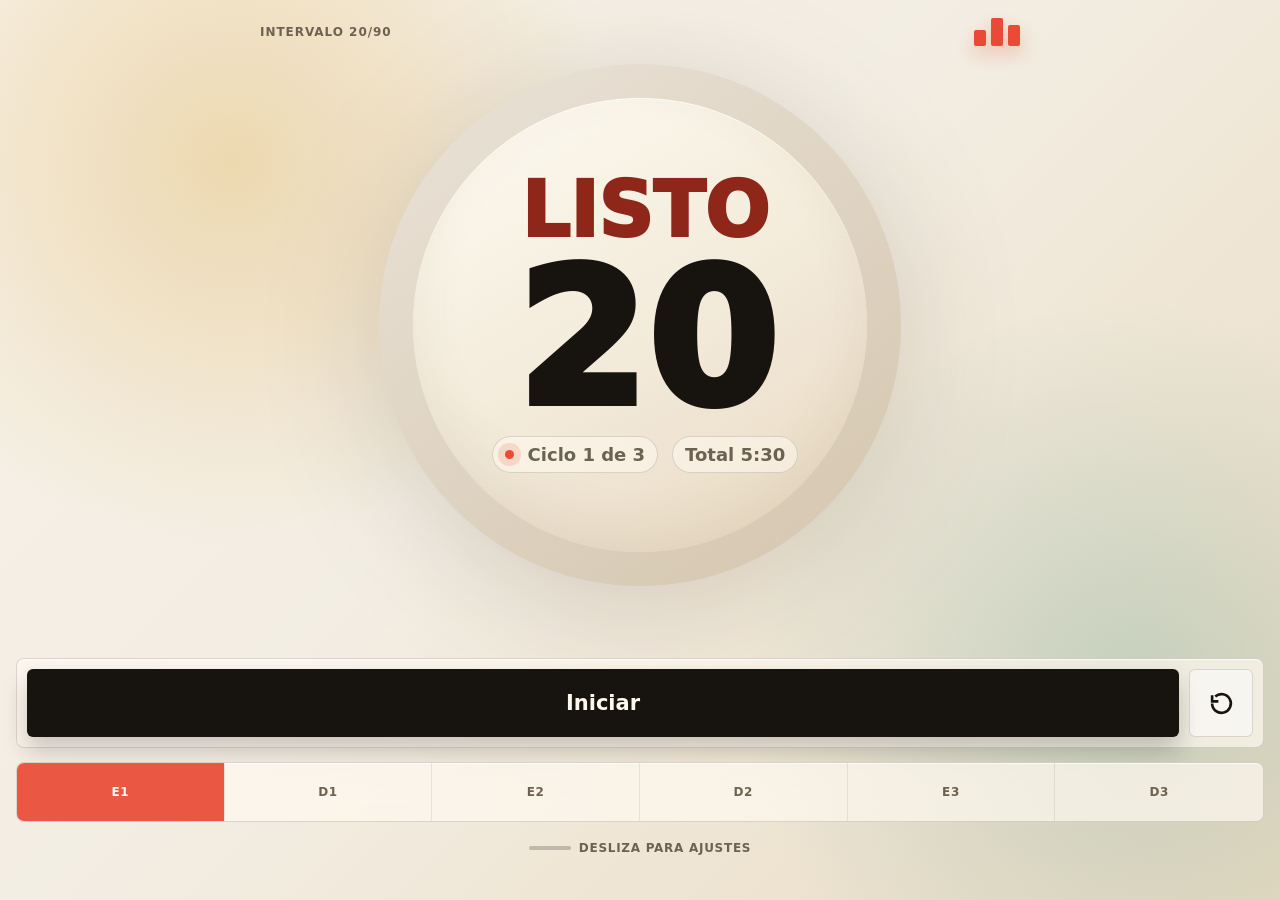
<file: experimentos/miniapp-hiit-20-90.html>
<!doctype html>
<html lang="es">
<head>
  <meta charset="utf-8">
  <meta name="viewport" content="width=device-width, initial-scale=1, viewport-fit=cover">
  <title>HIIT Intervalos</title>
  <style>
    :root {
      color-scheme: light;
      --paper: #f3eee4;
      --paper-deep: #dfd2bd;
      --ink: #17140f;
      --muted: #6d6252;
      --line: rgba(23, 20, 15, .14);
      --effort: #e94b36;
      --effort-dark: #8f261a;
      --rest: #157f77;
      --rest-dark: #07504b;
      --gold: #d79b27;
      --shadow: 0 18px 60px rgba(55, 40, 18, .16);
      --radius: 8px;
      --phase: var(--rest);
      --phase-dark: var(--rest-dark);
      font-family: ui-sans-serif, "Avenir Next", "Segoe UI", system-ui, sans-serif;
    }

    * { box-sizing: border-box; }

    html,
    body {
      height: 100%;
      margin: 0;
      overflow: hidden;
      overscroll-behavior: none;
      background:
        radial-gradient(circle at 18% 18%, rgba(215, 155, 39, .28), transparent 24rem),
        radial-gradient(circle at 88% 76%, rgba(21, 127, 119, .18), transparent 24rem),
        linear-gradient(135deg, #f7f1e6 0%, var(--paper) 43%, #eadbc2 100%);
      color: var(--ink);
    }

    body {
      min-height: 100svh;
      position: fixed;
      inset: 0;
      width: 100%;
    }

    button {
      font: inherit;
      -webkit-tap-highlight-color: transparent;
    }

    .app {
      width: 100%;
      height: 100svh;
      position: relative;
      overflow: hidden;
      overscroll-behavior: none;
      touch-action: none;
    }

    .page {
      width: 100%;
      height: 100svh;
      padding: max(18px, env(safe-area-inset-top)) max(16px, env(safe-area-inset-right)) max(18px, env(safe-area-inset-bottom)) max(16px, env(safe-area-inset-left));
      overscroll-behavior: none;
      touch-action: none;
    }

    .main-page,
    .settings-page {
      position: absolute;
      inset: 0;
      transition: transform .38s cubic-bezier(.22, 1, .36, 1), opacity .28s ease;
    }

    .main-page {
      display: grid;
      grid-template-rows: auto minmax(0, 1fr) auto;
      gap: clamp(12px, 2.4vh, 22px);
      transform: translateY(0);
      opacity: 1;
      pointer-events: auto;
    }

    .settings-page {
      display: grid;
      grid-template-rows: auto minmax(0, 1fr);
      gap: 18px;
      transform: translateY(100%);
      opacity: .96;
    }

    body[data-view="settings"] .main-page {
      transform: translateY(-100%);
      opacity: 0;
      pointer-events: none;
    }

    body[data-view="settings"] .settings-page {
      transform: translateY(0);
      opacity: 1;
    }

    .meter-wrap {
      display: grid;
      justify-items: center;
      align-content: start;
      gap: clamp(10px, 2vh, 20px);
      min-width: 0;
    }

    .brand {
      width: min(100%, 760px);
      display: flex;
      align-items: center;
      justify-content: space-between;
      gap: 16px;
      color: var(--muted);
      letter-spacing: .08em;
      text-transform: uppercase;
      font-size: 12px;
      font-weight: 800;
    }

    .brand-mark {
      display: inline-grid;
      grid-template-columns: repeat(3, 12px);
      gap: 5px;
      align-items: end;
      height: 28px;
    }

    .brand-mark span {
      display: block;
      width: 12px;
      background: var(--phase);
      border-radius: 2px;
      box-shadow: 0 8px 18px color-mix(in srgb, var(--phase) 30%, transparent);
      transition: height .35s ease, background .35s ease;
    }

    .brand-mark span:nth-child(1) { height: 16px; }
    .brand-mark span:nth-child(2) { height: 28px; }
    .brand-mark span:nth-child(3) { height: 21px; }

    .dial {
      width: min(92vw, 58svh, 640px);
      aspect-ratio: 1;
      position: relative;
      display: grid;
      place-items: center;
      filter: drop-shadow(var(--shadow));
    }

    .dial::before {
      content: "";
      position: absolute;
      inset: 0;
      border-radius: 50%;
      background:
        conic-gradient(var(--phase) calc(var(--progress, 0) * 1turn), rgba(23, 20, 15, .09) 0),
        linear-gradient(145deg, #fff7ec, #e7d7bd);
      transition: background-color .35s ease;
    }

    .dial::after {
      content: "";
      position: absolute;
      inset: clamp(18px, 4.4vw, 34px);
      border-radius: 50%;
      background:
        linear-gradient(150deg, rgba(255, 252, 244, .96), rgba(233, 219, 195, .96)),
        repeating-linear-gradient(90deg, rgba(23, 20, 15, .04) 0 1px, transparent 1px 8px);
      box-shadow:
        inset 0 1px 0 rgba(255, 255, 255, .7),
        inset 0 -20px 50px rgba(88, 63, 29, .08);
    }

    .dial-core {
      position: relative;
      z-index: 1;
      display: grid;
      justify-items: center;
      text-align: center;
      gap: clamp(8px, 2vw, 18px);
      padding: 28px;
    }

    .phase {
      min-width: 9ch;
      color: var(--phase-dark);
      font-size: clamp(26px, 8vw, 76px);
      line-height: .9;
      font-weight: 950;
      letter-spacing: 0;
      text-transform: uppercase;
      transition: color .35s ease;
    }

    .time {
      font-variant-numeric: tabular-nums;
      font-size: clamp(82px, 21vw, 188px);
      line-height: .82;
      font-weight: 950;
      letter-spacing: 0;
    }

    .subline {
      display: flex;
      flex-wrap: wrap;
      align-items: center;
      justify-content: center;
      gap: 8px 14px;
      color: var(--muted);
      font-size: clamp(14px, 3.2vw, 18px);
      font-weight: 800;
    }

    .pill {
      min-height: 34px;
      display: inline-flex;
      align-items: center;
      gap: 14px;
      padding: 7px 12px;
      border: 1px solid var(--line);
      border-radius: 999px;
      background: rgba(255, 250, 241, .55);
    }

    .pulse {
      width: 9px;
      height: 9px;
      border-radius: 50%;
      background: var(--phase);
      box-shadow: 0 0 0 7px color-mix(in srgb, var(--phase) 16%, transparent);
    }

    .panel {
      display: grid;
      align-content: end;
      gap: clamp(10px, 2vh, 14px);
      min-width: 0;
    }

    .settings-head {
      display: flex;
      align-items: end;
      justify-content: space-between;
      gap: 18px;
    }

    .settings-title {
      margin: 0;
      font-size: clamp(34px, 11vw, 52px);
      line-height: .92;
      font-weight: 950;
      letter-spacing: 0;
      max-width: 9ch;
    }

    .settings-kicker {
      margin: 8px 0 0;
      color: var(--muted);
      font-size: 14px;
      font-weight: 760;
      line-height: 1.35;
      max-width: 28ch;
    }

    .close-settings {
      width: 52px;
      height: 52px;
      border: 1px solid var(--line);
      border-radius: 999px;
      background: rgba(255, 250, 241, .74);
      color: var(--ink);
      display: grid;
      place-items: center;
      cursor: pointer;
    }

    .close-settings svg {
      width: 24px;
      height: 24px;
      stroke-width: 2.5;
    }

    .drag-hint {
      display: flex;
      align-items: center;
      justify-content: center;
      gap: 8px;
      min-height: 24px;
      color: var(--muted);
      font-size: 12px;
      font-weight: 850;
      letter-spacing: .06em;
      text-transform: uppercase;
    }

    .drag-hint::before {
      content: "";
      width: 42px;
      height: 4px;
      border-radius: 99px;
      background: rgba(23, 20, 15, .22);
    }

    .copy {
      display: grid;
      gap: 9px;
    }

    h1 {
      margin: 0;
      font-size: clamp(34px, 5vw, 64px);
      line-height: .93;
      letter-spacing: 0;
      max-width: 10ch;
    }

    .lede {
      margin: 0;
      max-width: 36ch;
      color: var(--muted);
      font-size: clamp(16px, 2.1vw, 19px);
      line-height: 1.35;
      font-weight: 650;
    }

    .controls,
    .settings,
    .timeline {
      border: 1px solid var(--line);
      border-radius: var(--radius);
      background: rgba(255, 250, 241, .68);
      box-shadow: 0 1px 0 rgba(255, 255, 255, .7) inset;
      backdrop-filter: blur(18px);
    }

    .controls {
      display: grid;
      grid-template-columns: 1fr 64px;
      gap: 10px;
      padding: 10px;
    }

    .start {
      min-height: 68px;
      border: 0;
      border-radius: 6px;
      background: var(--ink);
      color: #fff8ed;
      font-size: 21px;
      font-weight: 900;
      cursor: pointer;
      box-shadow: 0 13px 24px rgba(23, 20, 15, .22);
      transition: transform .18s ease, background .25s ease, box-shadow .18s ease;
    }

    .start:active,
    .icon-button:active,
    .test:active {
      transform: translateY(1px) scale(.99);
    }

    .start[data-running="true"] {
      background: var(--phase-dark);
    }

    .icon-button {
      min-height: 68px;
      border: 1px solid var(--line);
      border-radius: 6px;
      background: rgba(255, 255, 255, .46);
      color: var(--ink);
      cursor: pointer;
      display: grid;
      place-items: center;
    }

    .icon-button svg {
      width: 25px;
      height: 25px;
      stroke-width: 2.5;
    }

    .settings {
      display: grid;
      gap: 2px;
      padding: 8px;
      align-self: start;
    }

    .setting-row {
      min-height: 48px;
      display: grid;
      grid-template-columns: 1fr auto;
      align-items: center;
      gap: 12px;
      padding: 8px 10px;
      border-radius: 6px;
    }

    .setting-row + .setting-row {
      border-top: 1px solid rgba(23, 20, 15, .08);
    }

    .setting-title {
      font-size: 14px;
      font-weight: 850;
    }

    .setting-note {
      margin-top: 2px;
      color: var(--muted);
      font-size: 12px;
      font-weight: 650;
    }

    .number-control {
      display: grid;
      grid-template-columns: 36px 54px 36px;
      align-items: center;
      gap: 4px;
      min-height: 36px;
    }

    .number-control button,
    .number-control input {
      height: 36px;
      border: 1px solid var(--line);
      background: #fff8ed;
      color: var(--ink);
      font-weight: 900;
    }

    .number-control button {
      border-radius: 6px;
      cursor: pointer;
      font-size: 19px;
      line-height: 1;
    }

    .number-control input {
      width: 54px;
      border-radius: 6px;
      text-align: center;
      font-size: 15px;
      -moz-appearance: textfield;
    }

    .number-control input::-webkit-outer-spin-button,
    .number-control input::-webkit-inner-spin-button {
      margin: 0;
      -webkit-appearance: none;
    }

    .switch {
      position: relative;
      width: 54px;
      height: 32px;
      flex: 0 0 auto;
    }

    .switch input {
      position: absolute;
      inset: 0;
      opacity: 0;
    }

    .slider {
      position: absolute;
      inset: 0;
      border-radius: 999px;
      background: rgba(23, 20, 15, .16);
      transition: background .2s ease;
      cursor: pointer;
    }

    .slider::after {
      content: "";
      position: absolute;
      width: 24px;
      height: 24px;
      top: 4px;
      left: 4px;
      border-radius: 50%;
      background: #fff9ef;
      box-shadow: 0 2px 8px rgba(23, 20, 15, .2);
      transition: transform .2s ease;
    }

    .switch input:checked + .slider {
      background: var(--phase);
    }

    .switch input:checked + .slider::after {
      transform: translateX(22px);
    }

    .test {
      min-height: 36px;
      padding: 0 13px;
      border: 1px solid var(--line);
      border-radius: 6px;
      background: #fff8ed;
      color: var(--ink);
      font-weight: 850;
      cursor: pointer;
    }

    .timeline {
      display: grid;
      grid-template-columns: repeat(var(--segments, 6), minmax(44px, 1fr));
      overflow-x: auto;
      overflow-y: hidden;
      scrollbar-width: none;
    }

    .timeline::-webkit-scrollbar { display: none; }

    .segment {
      min-height: 58px;
      display: grid;
      place-items: center;
      border-right: 1px solid rgba(23, 20, 15, .08);
      color: var(--muted);
      font-size: 12px;
      font-weight: 900;
      text-transform: uppercase;
      letter-spacing: .05em;
      position: relative;
    }

    .segment:last-child { border-right: 0; }

    .segment::before {
      content: "";
      position: absolute;
      inset: 0;
      background: var(--phase);
      opacity: 0;
      transition: opacity .22s ease;
    }

    .segment span {
      position: relative;
      z-index: 1;
    }

    .segment.is-active {
      color: #fff9ef;
    }

    .segment.is-active::before {
      opacity: .92;
    }

    .segment.is-done {
      color: color-mix(in srgb, var(--ink) 68%, white);
      background: rgba(23, 20, 15, .06);
    }

    .hint {
      margin: 0 auto;
      color: var(--muted);
      font-size: 13px;
      line-height: 1.4;
      font-weight: 650;
      text-align: center;
      max-width: 46ch;
    }

    .done-badge {
      display: none;
      padding: 14px 16px;
      border-radius: var(--radius);
      color: #fff9ef;
      background: #21443c;
      font-weight: 850;
      line-height: 1.3;
    }

    .done-badge.is-visible { display: block; }

    body[data-phase="effort"] {
      --phase: var(--effort);
      --phase-dark: var(--effort-dark);
    }

    body[data-phase="rest"] {
      --phase: var(--rest);
      --phase-dark: var(--rest-dark);
    }

    body[data-running="true"] .brand-mark span:nth-child(1) {
      animation: bar 920ms ease-in-out infinite alternate;
    }

    body[data-running="true"] .brand-mark span:nth-child(2) {
      animation: bar 720ms ease-in-out infinite alternate;
    }

    body[data-running="true"] .brand-mark span:nth-child(3) {
      animation: bar 1040ms ease-in-out infinite alternate;
    }

    @keyframes bar {
      to { height: 8px; }
    }

    @media (max-width: 760px) {
      .page { padding: max(12px, env(safe-area-inset-top)) 12px max(12px, env(safe-area-inset-bottom)); }

      .app {
        height: 100svh;
      }

      .meter-wrap {
        gap: 12px;
      }

      .dial {
        width: min(96vw, 460px);
      }

      .panel {
        gap: 12px;
      }

      .copy {
        grid-template-columns: 1fr;
      }

      h1 {
        max-width: none;
        font-size: clamp(30px, 10vw, 44px);
      }

      .lede {
        max-width: none;
      }

      .timeline {
        /* grid-template-columns: repeat(3, 1fr); */
      }

      .segment {
        min-height: 46px;
      }
    }

    @media (prefers-reduced-motion: reduce) {
      *,
      *::before,
      *::after {
        animation-duration: .001ms !important;
        transition-duration: .001ms !important;
      }
    }
  </style>
</head>
<body data-phase="rest" data-running="false" data-view="main">
  <main class="app">
    <section class="page main-page" id="mainPage" aria-label="Temporizador">
      <div class="meter-wrap">
        <div class="brand">
          <span id="brandLabel">Intervalo 20/90</span>
          <span class="brand-mark" aria-hidden="true"><span></span><span></span><span></span></span>
        </div>

        <div class="dial" id="dial" style="--progress: 0">
          <div class="dial-core">
            <div class="phase" id="phaseLabel">Listo</div>
            <div class="time" id="timeLeft">20</div>
            <div class="subline">
              <span class="pill"><span class="pulse" aria-hidden="true"></span><span id="cycleLabel">Ciclo 1 de 3</span></span>
              <span class="pill" id="totalLabel">Total 5:30</span>
            </div>
          </div>
        </div>
      </div>

      <section class="panel" aria-label="Controles">
        <div class="controls">
          <button class="start" id="startButton" type="button" data-running="false">Iniciar</button>
          <button class="icon-button" id="resetButton" type="button" aria-label="Reiniciar">
            <svg viewBox="0 0 24 24" fill="none" stroke="currentColor" aria-hidden="true">
              <path d="M3 12a9 9 0 1 0 3-6.7"></path>
              <path d="M3 4v6h6"></path>
            </svg>
          </button>
        </div>

        <div class="timeline" id="timeline" aria-label="Secuencia">
          <div class="segment" data-step="0"><span>E1</span></div>
          <div class="segment" data-step="1"><span>D1</span></div>
          <div class="segment" data-step="2"><span>E2</span></div>
          <div class="segment" data-step="3"><span>D2</span></div>
          <div class="segment" data-step="4"><span>E3</span></div>
          <div class="segment" data-step="5"><span>D3</span></div>
        </div>
        <div class="drag-hint" id="openSettings">Desliza para ajustes</div>
        <div class="done-badge" id="doneBadge">Sesion completa. Respira y detene el temporizador cuando estes listo.</div>
      </section>
    </section>

    <section class="page settings-page" id="settingsPage" aria-label="Configuracion">
      <header class="settings-head">
        <div>
          <h1 class="settings-title">Ajustes</h1>
          <p class="settings-kicker">Ciclos, fases y avisos antes de guardar el celular.</p>
        </div>
        <button class="close-settings" id="closeSettings" type="button" aria-label="Volver al temporizador">
          <svg viewBox="0 0 24 24" fill="none" stroke="currentColor" aria-hidden="true">
            <path d="M18 15l-6-6-6 6"></path>
          </svg>
        </button>
      </header>

      <div class="settings" aria-label="Opciones de entrenamiento y audio">
        <div class="setting-row">
          <div>
            <div class="setting-title">Ciclos</div>
            <div class="setting-note">Cantidad de rondas esfuerzo/descanso.</div>
          </div>
          <div class="number-control" aria-label="Configurar ciclos">
            <button type="button" data-stepper="cycles" data-delta="-1">-</button>
            <input id="cyclesInput" type="number" min="1" max="12" step="1" value="3" inputmode="numeric">
            <button type="button" data-stepper="cycles" data-delta="1">+</button>
          </div>
        </div>
        <div class="setting-row">
          <div>
            <div class="setting-title">Esfuerzo</div>
            <div class="setting-note">Duracion de cada fase activa.</div>
          </div>
          <div class="number-control" aria-label="Configurar esfuerzo">
            <button type="button" data-stepper="effort" data-delta="-5">-</button>
            <input id="effortInput" type="number" min="5" max="600" step="5" value="20" inputmode="numeric">
            <button type="button" data-stepper="effort" data-delta="5">+</button>
          </div>
        </div>
        <div class="setting-row">
          <div>
            <div class="setting-title">Descanso</div>
            <div class="setting-note">Duracion de cada pausa.</div>
          </div>
          <div class="number-control" aria-label="Configurar descanso">
            <button type="button" data-stepper="rest" data-delta="-5">-</button>
            <input id="restInput" type="number" min="5" max="900" step="5" value="90" inputmode="numeric">
            <button type="button" data-stepper="rest" data-delta="5">+</button>
          </div>
        </div>
        <div class="setting-row">
          <div>
            <div class="setting-title">Voz</div>
            <div class="setting-note">Anuncia esfuerzo, descanso y final.</div>
          </div>
          <label class="switch" aria-label="Activar voz">
            <input id="voiceToggle" type="checkbox" checked>
            <span class="slider"></span>
          </label>
        </div>
        <div class="setting-row">
          <div>
            <div class="setting-title">Cuenta regresiva</div>
            <div class="setting-note">Pitidos de 5 a 1 antes del cambio.</div>
          </div>
          <label class="switch" aria-label="Activar cuenta regresiva">
            <input id="countdownToggle" type="checkbox" checked>
            <span class="slider"></span>
          </label>
        </div>
        <div class="setting-row">
          <div>
            <div class="setting-title">Probar audio</div>
            <div class="setting-note">Conviene hacerlo antes de guardar el celular.</div>
          </div>
          <button class="test" id="testAudio" type="button">Probar</button>
        </div>
      </div>
      <p class="hint">El audio empieza solo despues de tocar Iniciar, por restricciones normales del navegador del celular.</p>
      <div class="drag-hint">Desliza hacia abajo para volver</div>
    </section>
  </main>

  <script>
    (function () {
      var config = {
        cycles: 3,
        effort: 20,
        rest: 90
      };
      var plan = [];

      var requestFrame = window.requestAnimationFrame || function (fn) {
        return window.setTimeout(function () { fn(now()); }, 250);
      };
      var cancelFrame = window.cancelAnimationFrame || window.clearTimeout;

      function byId(id) {
        return document.getElementById(id);
      }

      function now() {
        return window.performance && performance.now ? performance.now() : Date.now();
      }

      function toArray(list) {
        var items = [];
        for (var i = 0; i < list.length; i += 1) items.push(list[i]);
        return items;
      }

      function addClass(el, className) {
        if (!el) return;
        if (el.classList) el.classList.add(className);
        else if ((" " + el.className + " ").indexOf(" " + className + " ") < 0) el.className += " " + className;
      }

      function removeClass(el, className) {
        if (!el) return;
        if (el.classList) {
          el.classList.remove(className);
          return;
        }
        el.className = (" " + el.className + " ").replace(" " + className + " ", " ").replace(/^\s+|\s+$/g, "");
      }

      function setClass(el, className, active) {
        if (active) addClass(el, className);
        else removeClass(el, className);
      }

      function setData(el, name, value) {
        if (!el) return;
        el.setAttribute("data-" + name, String(value));
      }

      var els = {
        body: document.body,
        dial: byId("dial"),
        phase: byId("phaseLabel"),
        time: byId("timeLeft"),
        cycle: byId("cycleLabel"),
        brand: byId("brandLabel"),
        total: byId("totalLabel"),
        start: byId("startButton"),
        reset: byId("resetButton"),
        voice: byId("voiceToggle"),
        countdown: byId("countdownToggle"),
        cyclesInput: byId("cyclesInput"),
        effortInput: byId("effortInput"),
        restInput: byId("restInput"),
        test: byId("testAudio"),
        done: byId("doneBadge"),
        openSettings: byId("openSettings"),
        closeSettings: byId("closeSettings"),
        timeline: byId("timeline"),
        segments: toArray(document.querySelectorAll ? document.querySelectorAll(".segment") : [])
      };

      if (!els.start || !els.reset || !els.time || !els.phase) return;

      var audioContext = null;
      var running = false;
      var complete = false;
      var stepIndex = 0;
      var remaining = 0;
      var currentEndsAt = 0;
      var rafId = null;
      var lastWholeSecond = null;
      var touchStartY = 0;
      var touchStartX = 0;
      var swiping = false;
      var swipingVertical = false;

      function formatClock(seconds) {
        var safe = Math.max(0, Math.ceil(seconds));
        var mins;
        var secs;
        if (safe < 60) return String(safe);
        mins = Math.floor(safe / 60);
        secs = safe % 60;
        return String(mins) + ":" + (secs < 10 ? "0" : "") + String(secs);
      }

      function totalSeconds() {
        var total = 0;
        for (var i = 0; i < plan.length; i += 1) total += plan[i].seconds;
        return total;
      }

      function clamp(value, min, max) {
        value = parseInt(value, 10);
        if (isNaN(value)) value = min;
        if (value < min) return min;
        if (value > max) return max;
        return value;
      }

      function buildPlan() {
        var next = [];
        for (var cycle = 1; cycle <= config.cycles; cycle += 1) {
          next.push({ type: "effort", label: "Esfuerzo", seconds: config.effort, cycle: cycle });
          next.push({ type: "rest", label: "Descanso", seconds: config.rest, cycle: cycle });
        }
        plan = next;
      }

      function rebuildTimeline() {
        var html = "";
        var label;
        var i;
        if (!els.timeline) return;
        for (i = 0; i < plan.length; i += 1) {
          label = (plan[i].type === "effort" ? "E" : "D") + plan[i].cycle;
          html += '<div class="segment" data-step="' + i + '"><span>' + label + '</span></div>';
        }
        els.timeline.innerHTML = html;
        if (els.timeline.style && els.timeline.style.setProperty) els.timeline.style.setProperty("--segments", String(plan.length));
        els.segments = toArray(els.timeline.querySelectorAll ? els.timeline.querySelectorAll(".segment") : []);
      }

      function syncInputs() {
        if (els.cyclesInput) els.cyclesInput.value = String(config.cycles);
        if (els.effortInput) els.effortInput.value = String(config.effort);
        if (els.restInput) els.restInput.value = String(config.rest);
      }

      function applyConfig() {
        buildPlan();
        rebuildTimeline();
        running = false;
        complete = false;
        stepIndex = 0;
        remaining = plan[0].seconds;
        lastWholeSecond = null;
        cancelFrame(rafId);
        try {
          if (window.speechSynthesis) window.speechSynthesis.cancel();
        } catch (error) {}
        if (els.total) els.total.textContent = "Total " + formatClock(totalSeconds());
        render();
      }

      function readConfig() {
        config.cycles = clamp(els.cyclesInput ? els.cyclesInput.value : config.cycles, 1, 12);
        config.effort = clamp(els.effortInput ? els.effortInput.value : config.effort, 5, 600);
        config.rest = clamp(els.restInput ? els.restInput.value : config.rest, 5, 900);
        syncInputs();
        applyConfig();
      }

      function addTouchListener(name, handler) {
        if (!document.addEventListener) return;
        try {
          document.addEventListener(name, handler, { passive: false });
        } catch (error) {
          document.addEventListener(name, handler, false);
        }
      }

      function ensureAudio() {
        var AudioCtor = window.AudioContext || window.webkitAudioContext;
        try {
          if (!audioContext && AudioCtor) audioContext = new AudioCtor();
          if (audioContext && audioContext.state === "suspended" && audioContext.resume) audioContext.resume();
        } catch (error) {
          audioContext = null;
        }
      }

      function beep(options) {
        var frequency;
        var duration;
        var delay;
        var volume;
        var type;
        var startAt;
        var osc;
        var gain;

        options = options || {};
        if (!audioContext) return;

        frequency = typeof options.frequency === "number" ? options.frequency : 520;
        duration = typeof options.duration === "number" ? options.duration : 0.14;
        delay = typeof options.delay === "number" ? options.delay : 0;
        volume = typeof options.volume === "number" ? options.volume : 0.24;
        type = options.type || "sine";

        try {
          startAt = audioContext.currentTime + delay;
          osc = audioContext.createOscillator();
          gain = audioContext.createGain();
          osc.type = type;
          osc.frequency.setValueAtTime(frequency, startAt);
          gain.gain.setValueAtTime(0.0001, startAt);
          gain.gain.exponentialRampToValueAtTime(volume, startAt + 0.012);
          gain.gain.exponentialRampToValueAtTime(0.0001, startAt + duration);
          osc.connect(gain);
          gain.connect(audioContext.destination);
          osc.start(startAt);
          osc.stop(startAt + duration + 0.04);
        } catch (error) {
          audioContext = null;
        }
      }

      function speak(text) {
        var utterance;
        if (!els.voice || !els.voice.checked || !window.speechSynthesis || !window.SpeechSynthesisUtterance) return;
        try {
          window.speechSynthesis.cancel();
          utterance = new SpeechSynthesisUtterance(text);
          utterance.lang = "es-AR";
          utterance.rate = 0.98;
          utterance.pitch = 1;
          utterance.volume = 1;
          window.speechSynthesis.speak(utterance);
        } catch (error) {}
      }

      function vibrate(pattern) {
        try {
          if (navigator.vibrate) navigator.vibrate(pattern);
        } catch (error) {}
      }

      function signal(type) {
        ensureAudio();
        if (type === "effort") {
          beep({ frequency: 740, duration: 0.12, delay: 0, volume: 0.28, type: "square" });
          beep({ frequency: 930, duration: 0.12, delay: 0.16, volume: 0.28, type: "square" });
          beep({ frequency: 1170, duration: 0.22, delay: 0.32, volume: 0.32, type: "square" });
          vibrate([90, 50, 90, 50, 180]);
          speak("Esfuerzo");
          return;
        }
        if (type === "rest") {
          beep({ frequency: 420, duration: 0.2, delay: 0, volume: 0.23, type: "triangle" });
          beep({ frequency: 300, duration: 0.36, delay: 0.25, volume: 0.24, type: "triangle" });
          vibrate([180]);
          speak("Descanso");
          return;
        }
        if (type === "finish") {
          beep({ frequency: 520, duration: 0.18, delay: 0, volume: 0.25, type: "sine" });
          beep({ frequency: 660, duration: 0.18, delay: 0.18, volume: 0.25, type: "sine" });
          beep({ frequency: 820, duration: 0.18, delay: 0.36, volume: 0.25, type: "sine" });
          beep({ frequency: 1040, duration: 0.18, delay: 0.54, volume: 0.25, type: "sine" });
          vibrate([100, 70, 100, 70, 280]);
          speak("Sesion completa");
          return;
        }
        if (type === "count") {
          beep({ frequency: 980, duration: 0.08, volume: 0.18, type: "sine" });
        }
      }

      function render() {
        var step = plan[stepIndex] || plan[plan.length - 1];
        var phaseText = complete ? "Listo" : (running || stepIndex > 0 ? step.label : "Listo");
        var duration = step.seconds;
        var elapsed = duration - remaining;
        var progress = complete ? 1 : Math.min(1, Math.max(0, elapsed / duration));
        var i;

        setData(els.body, "phase", complete ? "rest" : step.type);
        setData(els.body, "running", running);
        els.phase.textContent = phaseText;
        els.time.textContent = complete ? "0" : formatClock(remaining);
        if (els.cycle) els.cycle.textContent = "Ciclo " + step.cycle + " de " + config.cycles;
        if (els.brand) els.brand.textContent = "Intervalo " + config.effort + "/" + config.rest;
        if (els.dial && els.dial.style && els.dial.style.setProperty) els.dial.style.setProperty("--progress", progress.toFixed(4));
        setData(els.start, "running", running);
        els.start.textContent = complete ? "Reiniciar" : (running ? "Pausar" : (stepIndex === 0 && remaining === plan[0].seconds ? "Iniciar" : "Continuar"));
        setClass(els.done, "is-visible", complete);

        for (i = 0; i < els.segments.length; i += 1) {
          setClass(els.segments[i], "is-active", !complete && i === stepIndex);
          setClass(els.segments[i], "is-done", complete || i < stepIndex);
        }
      }

      function startCurrentStep(announce) {
        if (announce !== false) announce = true;
        currentEndsAt = now() + remaining * 1000;
        lastWholeSecond = Math.ceil(remaining);
        if (announce) signal(plan[stepIndex].type);
        render();
      }

      function tick(timestamp) {
        var whole;
        if (!running) return;
        remaining = Math.max(0, (currentEndsAt - timestamp) / 1000);
        whole = Math.ceil(remaining);

        if (whole !== lastWholeSecond) {
          lastWholeSecond = whole;
          if (els.countdown && els.countdown.checked && whole > 0 && whole <= 5) {
            signal("count");
            if (els.voice && els.voice.checked) speak(String(whole));
          }
        }

        if (remaining <= 0) {
          stepIndex += 1;
          if (stepIndex >= plan.length) {
            complete = true;
            running = false;
            remaining = 0;
            signal("finish");
            render();
            return;
          }
          remaining = plan[stepIndex].seconds;
          startCurrentStep(true);
        }

        render();
        rafId = requestFrame(tick);
      }

      function start() {
        ensureAudio();
        if (complete) reset();
        running = true;
        complete = false;
        startCurrentStep(stepIndex === 0 && remaining === plan[0].seconds);
        cancelFrame(rafId);
        rafId = requestFrame(tick);
      }

      function pause() {
        running = false;
        cancelFrame(rafId);
        render();
      }

      function reset() {
        running = false;
        complete = false;
        stepIndex = 0;
        remaining = plan[0].seconds;
        lastWholeSecond = null;
        cancelFrame(rafId);
        try {
          if (window.speechSynthesis) window.speechSynthesis.cancel();
        } catch (error) {}
        render();
      }

      function showSettings() {
        setData(els.body, "view", "settings");
      }

      function showMain() {
        setData(els.body, "view", "main");
      }

      function onTouchStart(event) {
        var touch;
        if (!event.touches || !event.touches.length) return;
        touch = event.touches[0];
        touchStartY = touch.clientY;
        touchStartX = touch.clientX;
        swiping = true;
        swipingVertical = false;
      }

      function onTouchMove(event) {
        var touch;
        var deltaY;
        var deltaX;
        if (!swiping || !event.touches || !event.touches.length) return;
        touch = event.touches[0];
        deltaY = touch.clientY - touchStartY;
        deltaX = touch.clientX - touchStartX;
        if (Math.abs(deltaY) > Math.abs(deltaX) * 1.15) {
          swipingVertical = true;
          if (event.cancelable) event.preventDefault();
        }
      }

      function onTouchEnd(event) {
        var touch;
        var deltaY;
        var deltaX;
        if (!swiping || !event.changedTouches || !event.changedTouches.length) return;
        touch = event.changedTouches[0];
        deltaY = touch.clientY - touchStartY;
        deltaX = touch.clientX - touchStartX;
        swiping = false;
        swipingVertical = false;

        if (Math.abs(deltaY) < 58 || Math.abs(deltaY) < Math.abs(deltaX) * 1.25) return;
        if (deltaY < 0) showSettings();
        else showMain();
      }

      function onStepperClick(event) {
        var button = event.target;
        var target;
        var input;
        var delta;
        if (!button || !button.getAttribute) return;
        target = button.getAttribute("data-stepper");
        if (!target) return;
        delta = parseInt(button.getAttribute("data-delta"), 10);
        if (isNaN(delta)) delta = 0;
        input = target === "cycles" ? els.cyclesInput : (target === "effort" ? els.effortInput : els.restInput);
        if (!input) return;
        input.value = String(clamp(parseInt(input.value, 10) + delta, parseInt(input.getAttribute("min"), 10), parseInt(input.getAttribute("max"), 10)));
        readConfig();
      }

      els.start.onclick = function () {
        if (running) pause();
        else start();
      };

      els.reset.onclick = reset;

      if (els.test) {
        els.test.onclick = function () {
          ensureAudio();
          speak("Audio listo");
          beep({ frequency: 740, duration: 0.12, delay: 0, volume: 0.24, type: "square" });
          beep({ frequency: 300, duration: 0.26, delay: 0.22, volume: 0.24, type: "triangle" });
        };
      }

      if (els.openSettings) els.openSettings.onclick = showSettings;
      if (els.closeSettings) els.closeSettings.onclick = showMain;

      if (els.cyclesInput) els.cyclesInput.onchange = readConfig;
      if (els.effortInput) els.effortInput.onchange = readConfig;
      if (els.restInput) els.restInput.onchange = readConfig;
      if (document.addEventListener) document.addEventListener("click", onStepperClick, false);

      addTouchListener("touchstart", onTouchStart);
      addTouchListener("touchmove", onTouchMove);
      addTouchListener("touchend", onTouchEnd);

      syncInputs();
      applyConfig();
      render();
    })();
  </script>
</body>
</html>
</file>
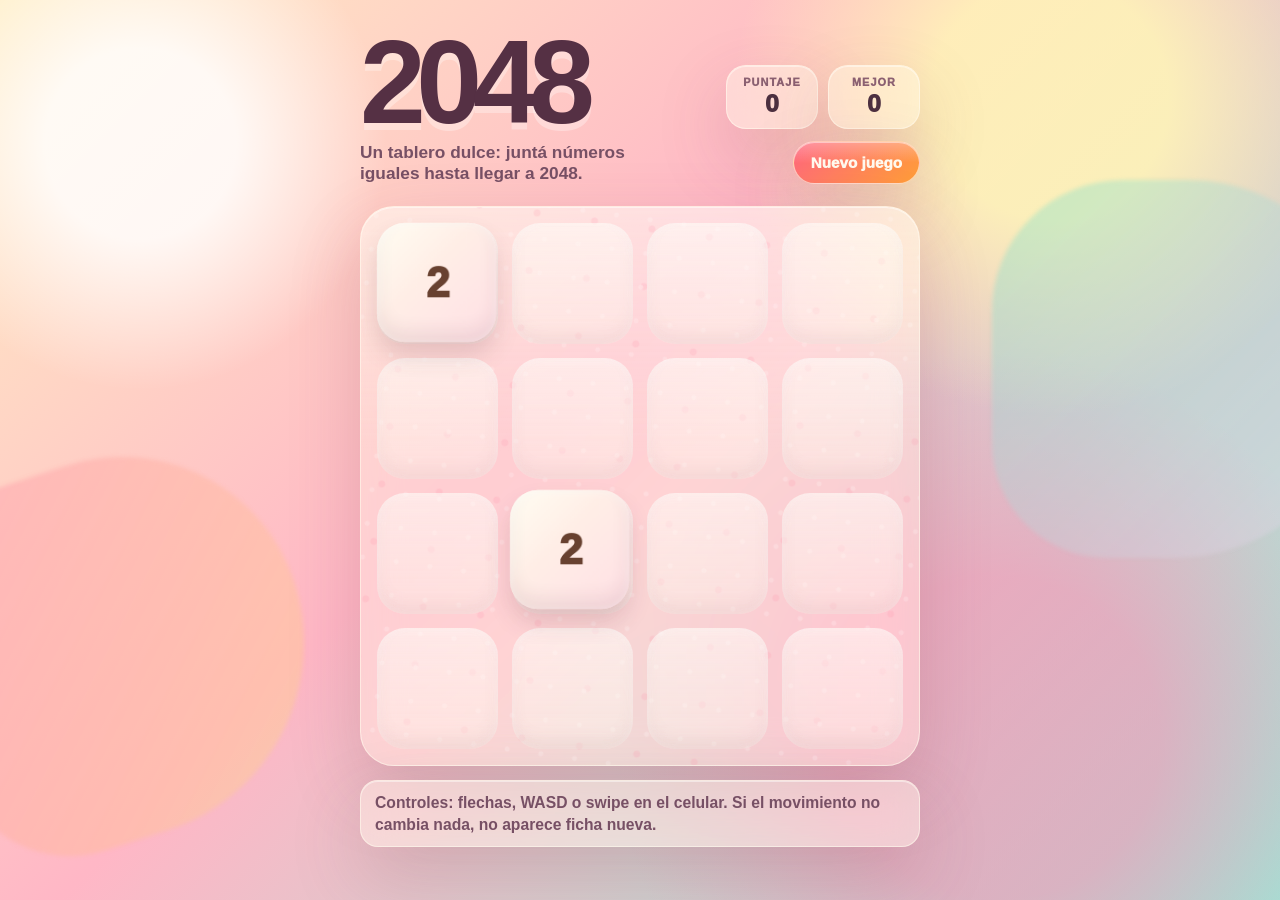
<file: experimentos/aprog/2048-nano.html>
<!doctype html>
<html lang="es">
<head>
  <meta charset="utf-8">
  <meta name="viewport" content="width=device-width, initial-scale=1">
  <title>2048</title>
  <style>
    :root {
      color-scheme: light;
      --ink: #4d3040;
      --soft-ink: #775065;
      --cream: #fff9ec;
      --glass: color-mix(in srgb, #fff9ec 46%, transparent);
      --cell: color-mix(in srgb, #fff9ec 32%, transparent);
      --rim: color-mix(in srgb, #fff9ec 62%, transparent);
      --shadow: 0 28px 70px rgba(138, 67, 82, .22);
      --gap: clamp(8px, 2.4vw, 14px);
      --pad: clamp(10px, 2.6vw, 16px);
      --radius: clamp(18px, 4vw, 28px);
      --move-ms: 155ms;
      --ease-out: cubic-bezier(.16, 1, .3, 1);
    }

    * {
      box-sizing: border-box;
    }

    body {
      min-height: 100svh;
      margin: 0;
      display: grid;
      place-items: center;
      padding: clamp(16px, 4vw, 34px);
      overflow-x: hidden;
      color: var(--ink);
      font-family: "Trebuchet MS", "Avenir Next", "Segoe UI", sans-serif;
      background:
        radial-gradient(circle at 11% 16%, rgba(255, 255, 255, .82) 0 7%, transparent 18%),
        radial-gradient(circle at 82% 11%, rgba(255, 246, 183, .86) 0 9%, transparent 24%),
        radial-gradient(circle at 78% 82%, rgba(255, 139, 177, .52) 0 13%, transparent 31%),
        linear-gradient(135deg, #ffeec4 0%, #ffb7c6 44%, #9de7d7 100%);
    }

    body::before,
    body::after {
      content: "";
      position: fixed;
      z-index: -1;
      width: 42vmin;
      aspect-ratio: 1;
      border-radius: 42% 58% 63% 37%;
      filter: blur(2px);
      opacity: .34;
      animation: floaty 16s var(--ease-out) infinite alternate;
    }

    body::before {
      left: -8vmin;
      bottom: 7vmin;
      background: linear-gradient(135deg, #ff7aa8, #ffe67a);
      transform: rotate(-18deg);
    }

    body::after {
      right: -10vmin;
      top: 20vmin;
      background: linear-gradient(135deg, #68e0c8, #ffd3ef);
      animation-delay: -6s;
    }

    .app {
      width: min(94vw, 560px);
      animation: enter .52s var(--ease-out) both;
    }

    .top {
      display: grid;
      grid-template-columns: 1fr auto;
      align-items: end;
      gap: clamp(12px, 4vw, 24px);
      margin-bottom: clamp(14px, 3vw, 22px);
    }

    h1 {
      margin: 0;
      color: #553044;
      font-size: clamp(4.4rem, 18vw, 7.4rem);
      line-height: .75;
      letter-spacing: -.08em;
      text-shadow: 0 7px 0 rgba(255, 255, 255, .32);
    }

    .tagline {
      max-width: 28ch;
      margin-top: clamp(10px, 2vw, 16px);
      color: var(--soft-ink);
      font-size: clamp(.95rem, 2.6vw, 1.08rem);
      font-weight: 700;
    }

    .side {
      display: grid;
      justify-items: end;
      gap: 12px;
    }

    .scores {
      display: flex;
      gap: 10px;
    }

    .scorebox,
    button,
    .help {
      border: 1px solid var(--rim);
      background: var(--glass);
      box-shadow: var(--shadow), inset 0 1px 0 rgba(255, 255, 255, .45);
      backdrop-filter: blur(18px) saturate(135%);
      -webkit-backdrop-filter: blur(18px) saturate(135%);
    }

    .scorebox {
      min-width: 92px;
      padding: 10px 14px;
      border-radius: 20px;
      text-align: center;
      font-weight: 950;
    }

    .scorebox small {
      display: block;
      color: #8b6071;
      font-size: .68rem;
      letter-spacing: .1em;
      text-transform: uppercase;
    }

    .scorebox span {
      display: block;
      margin-top: 2px;
      font-size: clamp(1.18rem, 4vw, 1.55rem);
    }

    button {
      border-radius: 999px;
      padding: 12px 17px;
      color: #fff9ee;
      background:
        linear-gradient(180deg, rgba(255, 255, 255, .28), transparent 50%),
        linear-gradient(135deg, #ff667f, #ff9e37);
      font: inherit;
      font-size: .95rem;
      font-weight: 950;
      cursor: pointer;
      transition: transform 120ms var(--ease-out), filter 120ms var(--ease-out);
    }

    button:hover {
      transform: translateY(-1px);
      filter: saturate(1.08);
    }

    button:active {
      transform: translateY(1px) scale(.98);
    }

    .board-wrap {
      position: relative;
      padding: var(--pad);
      overflow: hidden;
      border: 1px solid var(--rim);
      border-radius: calc(var(--radius) + 6px);
      background:
        linear-gradient(180deg, rgba(255, 255, 255, .32), transparent 44%),
        color-mix(in srgb, #fff6e5 42%, transparent);
      box-shadow: var(--shadow), inset 0 1px 0 rgba(255, 255, 255, .5);
      touch-action: none;
      user-select: none;
      backdrop-filter: blur(20px) saturate(145%);
      -webkit-backdrop-filter: blur(20px) saturate(145%);
    }

    .board-wrap::before {
      content: "";
      position: absolute;
      inset: -25%;
      z-index: 0;
      opacity: .28;
      background:
        radial-gradient(circle, rgba(255, 255, 255, .7) 0 2px, transparent 3px) 0 0 / 34px 34px,
        radial-gradient(circle, rgba(255, 132, 161, .55) 0 3px, transparent 4px) 17px 17px / 58px 58px;
      transform: rotate(8deg);
    }

    .grid {
      position: relative;
      z-index: 1;
      display: grid;
      grid-template-columns: repeat(4, 1fr);
      gap: var(--gap);
    }

    .cell {
      aspect-ratio: 1;
      border-radius: var(--radius);
      background:
        linear-gradient(180deg, rgba(255, 255, 255, .34), rgba(255, 255, 255, .06)),
        var(--cell);
      box-shadow:
        inset 0 2px 10px rgba(255, 255, 255, .32),
        inset 0 -8px 16px rgba(126, 74, 83, .08);
    }

    .tiles {
      position: absolute;
      z-index: 2;
      inset: var(--pad);
      pointer-events: none;
    }

    .tile {
      position: absolute;
      display: grid;
      place-items: center;
      border-radius: var(--radius);
      color: #684130;
      font-size: clamp(1.55rem, 7vw, 2.65rem);
      font-weight: 950;
      letter-spacing: -.06em;
      box-shadow:
        0 14px 24px rgba(91, 47, 64, .16),
        inset 0 2px 10px rgba(255, 255, 255, .38),
        inset 0 -10px 18px rgba(83, 45, 54, .09);
      transition:
        left var(--move-ms) var(--ease-out),
        top var(--move-ms) var(--ease-out),
        transform 120ms var(--ease-out);
      will-change: left, top, transform;
    }

    .tile::after {
      content: "";
      position: absolute;
      inset: 0;
      border-radius: inherit;
      background: linear-gradient(135deg, rgba(255, 255, 255, .46), transparent 42%);
      pointer-events: none;
    }

    .tile.spawn {
      animation: candy-pop 235ms var(--ease-out) both;
    }

    .tile.merge {
      animation: candy-merge 270ms var(--ease-out) both;
    }

    .board-wrap.bump {
      animation: bump 180ms var(--ease-out);
    }

    .v2 { background: linear-gradient(135deg, #fff9e8, #ffdfe5); }
    .v4 { background: linear-gradient(135deg, #fff0b8, #ffd177); }
    .v8 { background: linear-gradient(135deg, #ffb25b, #ff6d81); color: #fffaf0; }
    .v16 { background: linear-gradient(135deg, #ff7aa8, #ef5ac4); color: #fffaf0; }
    .v32 { background: linear-gradient(135deg, #ff7043, #ff3f7f); color: #fffaf0; }
    .v64 { background: linear-gradient(135deg, #f3425f, #b12de4); color: #fffaf0; }
    .v128 { background: linear-gradient(135deg, #ffca3a, #8ed957); color: #fffaf0; font-size: clamp(1.32rem, 6vw, 2.25rem); }
    .v256 { background: linear-gradient(135deg, #96e46e, #2fd7b5); color: #fffaf0; font-size: clamp(1.32rem, 6vw, 2.25rem); }
    .v512 { background: linear-gradient(135deg, #3ed8c9, #31a8ff); color: #fffaf0; font-size: clamp(1.32rem, 6vw, 2.25rem); }
    .v1024 { background: linear-gradient(135deg, #44b5ff, #7167ff); color: #fffaf0; font-size: clamp(1.05rem, 5vw, 1.9rem); }
    .v2048 { background: linear-gradient(135deg, #ffd166, #ff4f93 46%, #7b3cff); color: #fffaf0; font-size: clamp(1.05rem, 5vw, 1.9rem); }
    .v4096, .v8192, .v16384 { background: linear-gradient(135deg, #2d2140, #ff4f93); color: #fffaf0; font-size: clamp(.95rem, 4.5vw, 1.7rem); }

    .overlay {
      position: absolute;
      z-index: 4;
      inset: var(--pad);
      display: grid;
      place-items: center;
      padding: 20px;
      border-radius: var(--radius);
      background: color-mix(in srgb, #fff9ec 68%, transparent);
      opacity: 0;
      visibility: hidden;
      transform: scale(.98);
      transition: opacity 160ms var(--ease-out), transform 160ms var(--ease-out), visibility 160ms;
      backdrop-filter: blur(14px) saturate(125%);
      -webkit-backdrop-filter: blur(14px) saturate(125%);
    }

    .overlay.show {
      opacity: 1;
      visibility: visible;
      transform: scale(1);
    }

    .overlay-card {
      max-width: 310px;
      text-align: center;
    }

    .overlay h2 {
      margin: 0 0 8px;
      font-size: clamp(2rem, 8vw, 3rem);
      line-height: .9;
      letter-spacing: -.04em;
    }

    .overlay p {
      margin: 0 0 16px;
      color: var(--soft-ink);
      font-weight: 800;
    }

    .overlay-actions {
      display: flex;
      justify-content: center;
      gap: 10px;
      flex-wrap: wrap;
    }

    .ghost {
      color: #6a4051;
      background: color-mix(in srgb, #fff9ec 64%, transparent);
    }

    .help {
      margin-top: 14px;
      padding: 11px 14px;
      border-radius: 18px;
      color: var(--soft-ink);
      font-size: clamp(.9rem, 2.5vw, .98rem);
      font-weight: 750;
      line-height: 1.35;
    }

    @keyframes enter {
      from { opacity: 0; transform: translateY(16px) scale(.985); }
      to { opacity: 1; transform: none; }
    }

    @keyframes floaty {
      from { transform: translate3d(0, 0, 0) rotate(-18deg); }
      to { transform: translate3d(5vmin, -3vmin, 0) rotate(5deg); }
    }

    @keyframes candy-pop {
      0% { opacity: .1; transform: scale(.22) rotate(-8deg); }
      70% { opacity: 1; transform: scale(1.08) rotate(2deg); }
      100% { opacity: 1; transform: scale(1) rotate(0); }
    }

    @keyframes candy-merge {
      0% { transform: scale(.9); filter: brightness(1); }
      50% { transform: scale(1.16); filter: brightness(1.08); }
      100% { transform: scale(1); filter: brightness(1); }
    }

    @keyframes bump {
      0%, 100% { transform: translateX(0); }
      28% { transform: translateX(-5px) rotate(-.4deg); }
      62% { transform: translateX(5px) rotate(.4deg); }
    }

    @media (max-width: 560px) {
      body {
        align-items: start;
      }

      .top {
        grid-template-columns: 1fr;
      }

      .side {
        justify-items: stretch;
      }

      .scores {
        width: 100%;
      }

      .scorebox {
        flex: 1;
      }

      button {
        width: 100%;
      }
    }

    @media (prefers-reduced-motion: reduce) {
      *,
      *::before,
      *::after {
        animation-duration: .01ms !important;
        animation-iteration-count: 1 !important;
        transition-duration: .01ms !important;
      }
    }
  </style>
</head>
<body>
  <main class="app" aria-label="Juego 2048">
    <section class="top">
      <div>
        <h1>2048</h1>
        <div class="tagline">Un tablero dulce: juntá números iguales hasta llegar a 2048.</div>
      </div>
      <div class="side">
        <div class="scores" aria-live="polite">
          <div class="scorebox">
            <small>Puntaje</small>
            <span id="score">0</span>
          </div>
          <div class="scorebox">
            <small>Mejor</small>
            <span id="best">0</span>
          </div>
        </div>
        <button id="newGame" type="button">Nuevo juego</button>
      </div>
    </section>

    <section id="boardWrap" class="board-wrap" aria-label="Tablero 4 por 4">
      <div id="bgGrid" class="grid" aria-hidden="true"></div>
      <div id="tiles" class="tiles" aria-live="polite"></div>
      <div id="overlay" class="overlay" aria-live="assertive">
        <div class="overlay-card">
          <h2 id="overlayTitle"></h2>
          <p id="overlayText"></p>
          <div class="overlay-actions">
            <button id="continueBtn" class="ghost" type="button">Seguir</button>
            <button id="retryBtn" type="button">Nuevo juego</button>
          </div>
        </div>
      </div>
    </section>

    <p class="help">Controles: flechas, WASD o swipe en el celular. Si el movimiento no cambia nada, no aparece ficha nueva.</p>
  </main>

  <script>
    const SIZE = 4;
    const TARGET = 2048;
    const MOVE_MS = 155;
    const BEST_KEY = "2048-nano-best";

    const bgGrid = document.getElementById("bgGrid");
    const tilesEl = document.getElementById("tiles");
    const scoreEl = document.getElementById("score");
    const bestEl = document.getElementById("best");
    const boardWrap = document.getElementById("boardWrap");
    const overlay = document.getElementById("overlay");
    const overlayTitle = document.getElementById("overlayTitle");
    const overlayText = document.getElementById("overlayText");
    const continueBtn = document.getElementById("continueBtn");
    const retryBtn = document.getElementById("retryBtn");
    const newGameBtn = document.getElementById("newGame");

    let tiles = new Map();
    let tileSeq = 0;
    let score = 0;
    let best = Number(localStorage.getItem(BEST_KEY) || 0);
    let won = false;
    let animating = false;
    let metrics = null;
    let audioCtx = null;
    let touchStart = null;

    function setupGrid() {
      bgGrid.innerHTML = "";
      for (let i = 0; i < SIZE * SIZE; i++) {
        const cell = document.createElement("div");
        cell.className = "cell";
        bgGrid.appendChild(cell);
      }
      requestAnimationFrame(measureBoard);
    }

    function measureBoard() {
      const firstCell = bgGrid.querySelector(".cell");
      if (!firstCell) return;

      const cellRect = firstCell.getBoundingClientRect();
      const tilesRect = tilesEl.getBoundingClientRect();
      metrics = {
        size: cellRect.width,
        gap: parseFloat(getComputedStyle(bgGrid).gap) || 0,
        offsetX: cellRect.left - tilesRect.left,
        offsetY: cellRect.top - tilesRect.top
      };
    }

    function createEmptyBoard() {
      return Array.from({ length: SIZE }, () => Array(SIZE).fill(null));
    }

    function boardFromTiles() {
      const board = createEmptyBoard();
      for (const tile of tiles.values()) {
        board[tile.r][tile.c] = tile;
      }
      return board;
    }

    function ensureAudio() {
      if (!audioCtx) {
        audioCtx = new (window.AudioContext || window.webkitAudioContext)();
      }
      if (audioCtx.state === "suspended") {
        audioCtx.resume();
      }
    }

    function tone(freq, duration, type, volume, delay = 0) {
      if (!audioCtx) return;

      const start = audioCtx.currentTime + delay;
      const osc = audioCtx.createOscillator();
      const gain = audioCtx.createGain();
      osc.type = type;
      osc.frequency.setValueAtTime(freq, start);
      gain.gain.setValueAtTime(0.0001, start);
      gain.gain.exponentialRampToValueAtTime(volume, start + 0.012);
      gain.gain.exponentialRampToValueAtTime(0.0001, start + duration);
      osc.connect(gain).connect(audioCtx.destination);
      osc.start(start);
      osc.stop(start + duration + 0.03);
    }

    function playMoveSound() {
      tone(540, .075, "sine", .018);
      tone(670, .065, "triangle", .012, .025);
    }

    function playMergeSound(value) {
      const step = Math.min(Math.log2(value), 12);
      const base = 360 + step * 38;
      tone(base, .1, "triangle", .028);
      tone(base * 1.5, .13, "sine", .018, .035);
    }

    function playWinSound() {
      [523, 659, 784, 1047, 1319].forEach((freq, i) => tone(freq, .16, "triangle", .026, i * .055));
    }

    function playLoseSound() {
      [392, 330, 262].forEach((freq, i) => tone(freq, .18, "sine", .022, i * .075));
    }

    function updateScores() {
      scoreEl.textContent = String(score);
      bestEl.textContent = String(best);
    }

    function tileClass(value, extra = "") {
      const capped = value > 4096 ? 16384 : value;
      return `tile v${capped}${extra ? ` ${extra}` : ""}`;
    }

    function createTile(value, r, c, spawn = false) {
      const el = document.createElement("div");
      const tile = { id: ++tileSeq, value, r, c, el };
      el.className = tileClass(value, spawn ? "spawn" : "");
      el.textContent = String(value);
      el.dataset.id = String(tile.id);
      tilesEl.appendChild(el);
      tiles.set(tile.id, tile);
      positionTile(tile, false);
      if (spawn) {
        el.addEventListener("animationend", () => el.classList.remove("spawn"), { once: true });
      }
      return tile;
    }

    function positionTile(tile, animate = true) {
      if (!metrics) measureBoard();
      if (!metrics) return;

      const step = metrics.size + metrics.gap;
      tile.el.style.width = `${metrics.size}px`;
      tile.el.style.height = `${metrics.size}px`;
      tile.el.style.left = `${metrics.offsetX + tile.c * step}px`;
      tile.el.style.top = `${metrics.offsetY + tile.r * step}px`;
      tile.el.style.transitionDuration = animate ? `${MOVE_MS}ms` : "0ms";
    }

    function emptyCells() {
      const board = boardFromTiles();
      const cells = [];
      for (let r = 0; r < SIZE; r++) {
        for (let c = 0; c < SIZE; c++) {
          if (!board[r][c]) cells.push([r, c]);
        }
      }
      return cells;
    }

    function addRandomTile(spawn = true) {
      const cells = emptyCells();
      if (!cells.length) return null;

      const [r, c] = cells[Math.floor(Math.random() * cells.length)];
      const value = Math.random() < .9 ? 2 : 4;
      return createTile(value, r, c, spawn);
    }

    function showOverlay(kind, title, text) {
      overlay.dataset.kind = kind;
      overlayTitle.textContent = title;
      overlayText.textContent = text;
      continueBtn.hidden = kind !== "win";
      overlay.classList.add("show");
    }

    function hideOverlay() {
      overlay.classList.remove("show");
    }

    function startGame() {
      tilesEl.innerHTML = "";
      tiles = new Map();
      tileSeq = 0;
      score = 0;
      won = false;
      animating = false;
      hideOverlay();
      measureBoard();
      addRandomTile(true);
      addRandomTile(true);
      updateScores();
    }

    function lineFor(direction, index) {
      const board = boardFromTiles();
      const line = [];

      for (let i = 0; i < SIZE; i++) {
        const r = direction === "up" || direction === "down" ? i : index;
        const c = direction === "left" || direction === "right" ? i : index;
        const tile = board[r][c];
        if (tile) line.push(tile);
      }

      if (direction === "right" || direction === "down") {
        line.reverse();
      }

      return line;
    }

    function destination(direction, lineIndex, slot) {
      const pos = direction === "right" || direction === "down" ? SIZE - 1 - slot : slot;
      if (direction === "left" || direction === "right") return { r: lineIndex, c: pos };
      return { r: pos, c: lineIndex };
    }

    function planMove(direction) {
      const actions = [];
      let moved = false;
      let gained = 0;
      let reachedTarget = false;

      for (let i = 0; i < SIZE; i++) {
        const line = lineFor(direction, i);
        let slot = 0;

        for (let j = 0; j < line.length; j++) {
          const current = line[j];
          const next = line[j + 1];
          const to = destination(direction, i, slot);

          if (next && next.value === current.value) {
            const value = current.value * 2;
            actions.push({ kind: "merge-keep", tile: current, to, value });
            actions.push({ kind: "merge-remove", tile: next, to, value });
            gained += value;
            reachedTarget = reachedTarget || value === TARGET;
            moved = true;
            j++;
          } else {
            actions.push({ kind: "move", tile: current, to, value: current.value });
            moved = moved || current.r !== to.r || current.c !== to.c;
          }

          slot++;
        }
      }

      return { actions, moved, gained, reachedTarget };
    }

    function removeTransientClasses(tile) {
      tile.el.classList.remove("spawn", "merge");
    }

    function resolvePlan(plan) {
      const nextTiles = new Map();
      const removed = [];

      for (const action of plan.actions) {
        const tile = action.tile;
        tile.r = action.to.r;
        tile.c = action.to.c;

        if (action.kind === "move") {
          tile.value = action.value;
          tile.el.className = tileClass(tile.value);
          tile.el.textContent = String(tile.value);
          nextTiles.set(tile.id, tile);
        }

        if (action.kind === "merge-keep") {
          tile.value = action.value;
          tile.el.className = tileClass(tile.value, "merge");
          tile.el.textContent = String(tile.value);
          tile.el.addEventListener("animationend", () => removeTransientClasses(tile), { once: true });
          nextTiles.set(tile.id, tile);
        }

        if (action.kind === "merge-remove") {
          removed.push(tile);
        }
      }

      for (const tile of removed) {
        tile.el.remove();
      }

      tiles = nextTiles;
      score += plan.gained;
      if (score > best) {
        best = score;
        localStorage.setItem(BEST_KEY, String(best));
      }

      updateScores();
    }

    function hasMoves() {
      const board = boardFromTiles();
      if (tiles.size < SIZE * SIZE) return true;

      for (let r = 0; r < SIZE; r++) {
        for (let c = 0; c < SIZE; c++) {
          const tile = board[r][c];
          if (c < SIZE - 1 && board[r][c + 1] && tile.value === board[r][c + 1].value) return true;
          if (r < SIZE - 1 && board[r + 1][c] && tile.value === board[r + 1][c].value) return true;
        }
      }

      return false;
    }

    function bump() {
      boardWrap.classList.remove("bump");
      void boardWrap.offsetWidth;
      boardWrap.classList.add("bump");
      setTimeout(() => boardWrap.classList.remove("bump"), 190);
    }

    function move(direction) {
      if (animating) return;
      ensureAudio();

      const plan = planMove(direction);
      if (!plan.moved) {
        bump();
        return;
      }

      animating = true;
      hideOverlay();

      for (const action of plan.actions) {
        action.tile.r = action.to.r;
        action.tile.c = action.to.c;
        positionTile(action.tile, true);
      }

      window.setTimeout(() => {
        resolvePlan(plan);
        addRandomTile(true);
        animating = false;

        playMoveSound();
        if (plan.gained > 0) playMergeSound(plan.gained);

        if (plan.reachedTarget && !won) {
          won = true;
          showOverlay("win", "Ganaste", "Llegaste a 2048. Podés cerrar este aviso y seguir jugando.");
          playWinSound();
          return;
        }

        if (!hasMoves()) {
          showOverlay("lose", "Fin del juego", "No quedan movimientos posibles.");
          playLoseSound();
        }
      }, MOVE_MS + 25);
    }

    function directionFromKey(key) {
      const map = {
        arrowleft: "left",
        a: "left",
        arrowright: "right",
        d: "right",
        arrowup: "up",
        w: "up",
        arrowdown: "down",
        s: "down"
      };
      return map[key.toLowerCase()];
    }

    document.addEventListener("keydown", (event) => {
      const direction = directionFromKey(event.key);
      if (!direction) return;

      event.preventDefault();
      move(direction);
    });

    boardWrap.addEventListener("touchstart", (event) => {
      ensureAudio();
      const touch = event.changedTouches[0];
      touchStart = { x: touch.clientX, y: touch.clientY };
    }, { passive: true });

    boardWrap.addEventListener("touchend", (event) => {
      if (!touchStart) return;

      const touch = event.changedTouches[0];
      const dx = touch.clientX - touchStart.x;
      const dy = touch.clientY - touchStart.y;
      touchStart = null;

      if (Math.max(Math.abs(dx), Math.abs(dy)) < 28) return;
      const direction = Math.abs(dx) > Math.abs(dy)
        ? (dx > 0 ? "right" : "left")
        : (dy > 0 ? "down" : "up");
      move(direction);
    }, { passive: true });

    window.addEventListener("resize", () => {
      measureBoard();
      for (const tile of tiles.values()) {
        positionTile(tile, false);
      }
    });

    continueBtn.addEventListener("click", () => hideOverlay());
    retryBtn.addEventListener("click", () => {
      ensureAudio();
      startGame();
    });
    newGameBtn.addEventListener("click", () => {
      ensureAudio();
      startGame();
    });
    document.body.addEventListener("pointerdown", ensureAudio, { once: true });

    setupGrid();
    updateScores();
    startGame();
  </script>
</body>
</html>
</file>
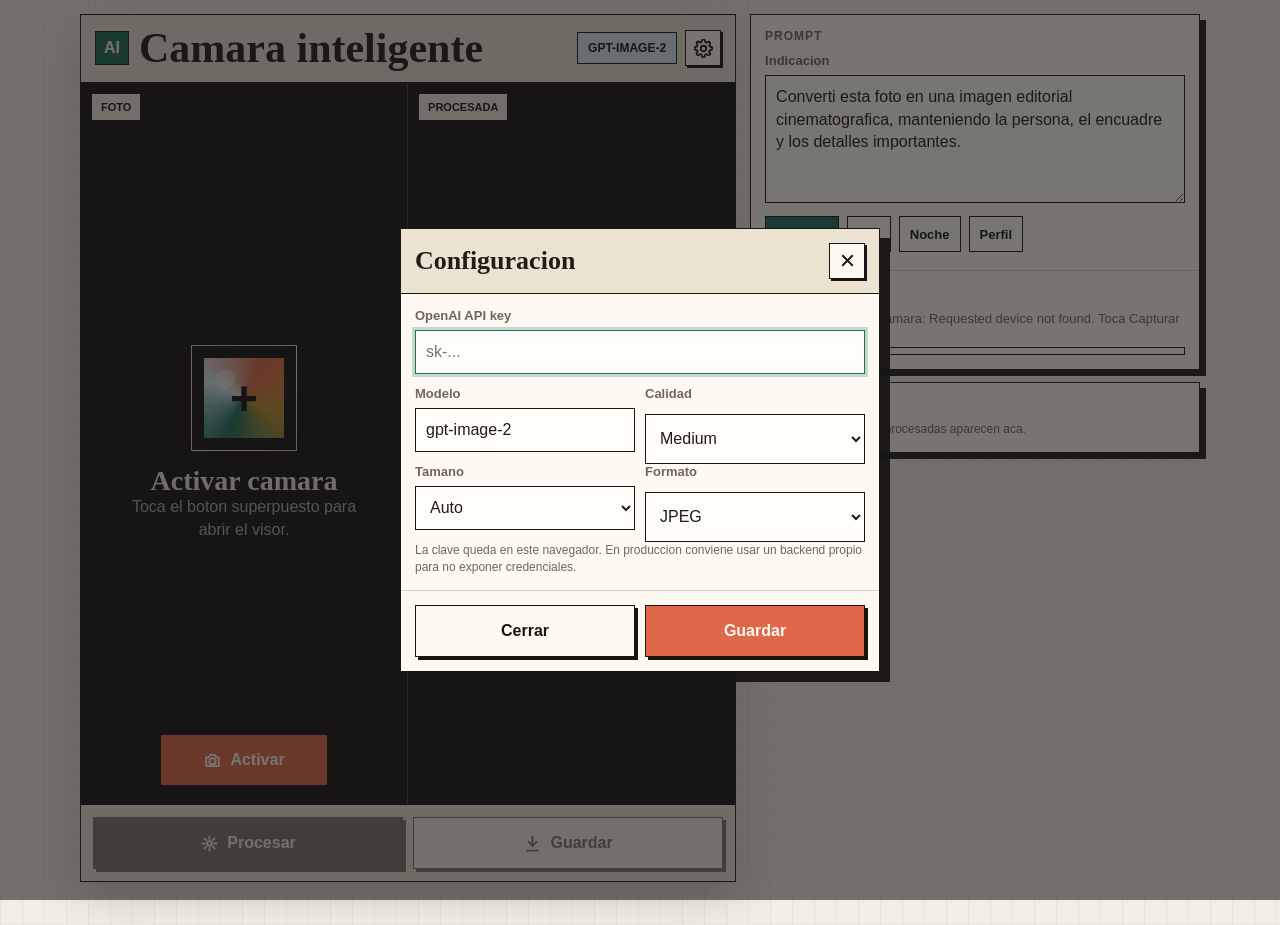
<file: experimentos/aprog/ejemplos/camara-inteligente.html>
<!DOCTYPE html>
<html lang="es">
<head>
  <meta charset="utf-8" />
  <meta name="viewport" content="width=device-width, initial-scale=1, viewport-fit=cover" />
  <meta name="theme-color" content="#f4efe6" />
  <title>Camara inteligente</title>
  <style>
    :root {
      color-scheme: light;
      --paper: #f4efe6;
      --paper-strong: #fffaf1;
      --ink: #211c18;
      --muted: #71665b;
      --line: #d8cfc2;
      --coal: #171615;
      --fern: #1e6f5c;
      --coral: #df6849;
      --ochre: #c0922d;
      --sky: #d7e8f1;
      --shadow: 0 18px 44px rgba(48, 38, 28, 0.18);
      --radius: 8px;
      font-family: ui-sans-serif, -apple-system, BlinkMacSystemFont, "Segoe UI", sans-serif;
    }

    * { box-sizing: border-box; }

    [hidden] {
      display: none !important;
    }

    html,
    body {
      margin: 0;
      min-height: 100%;
      background:
        linear-gradient(90deg, rgba(23, 22, 21, 0.05) 1px, transparent 1px) 0 0 / 22px 22px,
        linear-gradient(0deg, rgba(23, 22, 21, 0.035) 1px, transparent 1px) 0 0 / 22px 22px,
        var(--paper);
      color: var(--ink);
    }

    body {
      min-height: 100vh;
      min-height: 100dvh;
      padding: max(14px, env(safe-area-inset-top)) 14px max(18px, env(safe-area-inset-bottom));
    }

    button,
    input,
    textarea,
    select {
      font: inherit;
    }

    button {
      border: 0;
      cursor: pointer;
      -webkit-tap-highlight-color: transparent;
    }

    button:disabled {
      cursor: not-allowed;
      opacity: 0.52;
    }

    .app {
      width: min(100%, 1120px);
      margin: 0 auto;
      display: grid;
      grid-template-columns: minmax(0, 1.05fr) minmax(320px, 0.72fr);
      gap: 14px;
      align-items: stretch;
    }

    .studio {
      min-height: calc(100vh - 32px);
      min-height: calc(100dvh - 32px);
      display: grid;
      grid-template-rows: auto minmax(280px, 1fr) auto;
      border: 1px solid var(--coal);
      background: var(--paper-strong);
      box-shadow: var(--shadow);
      overflow: hidden;
    }

    .topbar {
      display: flex;
      align-items: center;
      justify-content: space-between;
      gap: 12px;
      padding: 14px;
      border-bottom: 1px solid var(--coal);
      background: #ece2d2;
    }

    .brand {
      display: flex;
      align-items: center;
      gap: 10px;
      min-width: 0;
    }

    .mark {
      width: 34px;
      height: 34px;
      display: grid;
      place-items: center;
      border: 1px solid var(--coal);
      background: var(--fern);
      color: #f9f3e9;
      font-weight: 900;
      line-height: 1;
      flex: 0 0 auto;
    }

    h1 {
      margin: 0;
      font-family: Georgia, "Times New Roman", serif;
      font-size: clamp(22px, 4.8vw, 42px);
      font-weight: 700;
      line-height: 0.92;
      letter-spacing: 0;
    }

    .pill {
      display: inline-flex;
      align-items: center;
      min-height: 32px;
      padding: 0 10px;
      border: 1px solid var(--coal);
      background: var(--sky);
      color: var(--coal);
      font-size: 12px;
      font-weight: 800;
      text-transform: uppercase;
      white-space: nowrap;
    }

    .top-actions {
      display: flex;
      align-items: center;
      gap: 8px;
      flex: 0 0 auto;
    }

    .icon-btn {
      width: 36px;
      height: 36px;
      display: grid;
      place-items: center;
      border: 1px solid var(--coal);
      background: var(--paper-strong);
      color: var(--coal);
      box-shadow: 2px 2px 0 var(--coal);
    }

    .icon-btn svg {
      width: 19px;
      height: 19px;
      stroke: currentColor;
      stroke-width: 2.3;
      fill: none;
      stroke-linecap: round;
      stroke-linejoin: round;
    }

    .stage {
      position: relative;
      display: grid;
      grid-template-columns: minmax(0, 1fr) minmax(0, 1fr);
      gap: 0;
      min-height: 0;
      background: #151413;
    }

    .frame {
      position: relative;
      min-height: 360px;
      display: grid;
      place-items: center;
      overflow: hidden;
      background: #151413;
      border-right: 1px solid rgba(255, 250, 241, 0.2);
    }

    .frame:last-child {
      border-right: 0;
    }

    .frame img,
    .frame video {
      width: 100%;
      height: 100%;
      object-fit: contain;
      display: block;
      background: #151413;
    }

    .frame video {
      object-fit: cover;
    }

    .empty {
      width: min(76%, 360px);
      display: grid;
      gap: 16px;
      justify-items: center;
      text-align: center;
      color: #efe7dc;
    }

    .empty-icon {
      width: 106px;
      aspect-ratio: 1;
      display: grid;
      place-items: center;
      border: 1px solid rgba(255, 250, 241, 0.65);
      background:
        radial-gradient(circle at 32% 32%, rgba(255,255,255,0.38) 0 9%, transparent 10%),
        conic-gradient(from 25deg, var(--coral), var(--ochre), var(--fern), var(--sky), var(--coral));
      color: #151413;
      font-size: 48px;
      font-weight: 900;
      box-shadow: inset 0 0 0 12px #151413;
    }

    .empty strong {
      display: block;
      font-family: Georgia, "Times New Roman", serif;
      font-size: 28px;
      line-height: 1;
      letter-spacing: 0;
    }

    .empty span {
      display: block;
      color: rgba(239, 231, 220, 0.72);
      line-height: 1.45;
    }

    .label {
      position: absolute;
      top: 10px;
      left: 10px;
      display: inline-flex;
      align-items: center;
      min-height: 28px;
      padding: 0 9px;
      background: rgba(255, 250, 241, 0.94);
      border: 1px solid var(--coal);
      color: var(--coal);
      font-size: 11px;
      font-weight: 900;
      text-transform: uppercase;
      z-index: 2;
    }

    .actions {
      display: grid;
      grid-template-columns: repeat(2, minmax(0, 1fr));
      gap: 10px;
      padding: 12px;
      border-top: 1px solid var(--coal);
      background: #ece2d2;
    }

    .btn {
      min-height: 52px;
      display: inline-flex;
      align-items: center;
      justify-content: center;
      gap: 8px;
      min-width: 0;
      padding: 0 12px;
      border: 1px solid var(--coal);
      background: var(--paper-strong);
      color: var(--coal);
      font-weight: 850;
      box-shadow: 3px 3px 0 var(--coal);
      transition: transform 140ms ease, box-shadow 140ms ease, background 140ms ease;
    }

    .btn:hover,
    .btn:focus-visible {
      transform: translate(-1px, -1px);
      box-shadow: 4px 4px 0 var(--coal);
      outline: none;
    }

    .btn:active {
      transform: translate(2px, 2px);
      box-shadow: 1px 1px 0 var(--coal);
    }

    .btn.primary {
      background: var(--coral);
      color: #fffaf1;
    }

    .btn.dark {
      background: var(--coal);
      color: #fffaf1;
    }

    .capture-fab {
      position: absolute;
      left: 50%;
      bottom: 18px;
      z-index: 3;
      min-width: 168px;
      transform: translateX(-50%);
    }

    .capture-fab:hover,
    .capture-fab:focus-visible {
      transform: translate(-50%, -1px);
    }

    .capture-fab:active {
      transform: translate(calc(-50% + 2px), 2px);
    }

    .btn svg {
      width: 19px;
      height: 19px;
      stroke: currentColor;
      stroke-width: 2.3;
      fill: none;
      stroke-linecap: round;
      stroke-linejoin: round;
      flex: 0 0 auto;
    }

    .panel {
      min-height: calc(100vh - 32px);
      min-height: calc(100dvh - 32px);
      display: flex;
      flex-direction: column;
      gap: 12px;
    }

    .card {
      border: 1px solid var(--coal);
      background: var(--paper-strong);
      box-shadow: 6px 6px 0 rgba(23, 22, 21, 0.95);
    }

    .section {
      padding: 14px;
    }

    .section + .section {
      border-top: 1px solid var(--line);
    }

    .section-title {
      margin: 0 0 10px;
      font-size: 12px;
      font-weight: 900;
      color: var(--muted);
      text-transform: uppercase;
      letter-spacing: 0.08em;
    }

    .field {
      display: grid;
      gap: 7px;
      margin-bottom: 12px;
    }

    .field:last-child {
      margin-bottom: 0;
    }

    label {
      color: var(--muted);
      font-size: 13px;
      font-weight: 800;
    }

    input,
    textarea,
    select {
      width: 100%;
      border: 1px solid var(--coal);
      border-radius: 0;
      background: #fffdf7;
      color: var(--ink);
      outline: none;
    }

    input,
    select {
      min-height: 44px;
      padding: 0 10px;
    }

    textarea {
      min-height: 128px;
      resize: vertical;
      padding: 10px;
      line-height: 1.42;
    }

    input:focus,
    textarea:focus,
    select:focus {
      box-shadow: 0 0 0 3px rgba(30, 111, 92, 0.24);
      border-color: var(--fern);
    }

    .grid-2 {
      display: grid;
      grid-template-columns: 1fr 1fr;
      gap: 10px;
    }

    .chips {
      display: flex;
      gap: 8px;
      overflow-x: auto;
      padding: 1px 0 4px;
      scrollbar-width: none;
    }

    .chips::-webkit-scrollbar { display: none; }

    .chip {
      flex: 0 0 auto;
      min-height: 36px;
      padding: 0 10px;
      border: 1px solid var(--coal);
      background: #fffdf7;
      color: var(--coal);
      font-size: 13px;
      font-weight: 800;
    }

    .chip.active {
      background: var(--fern);
      color: #fffaf1;
    }

    .notice {
      margin: 0;
      color: var(--muted);
      font-size: 12px;
      line-height: 1.42;
    }

    .status {
      min-height: 38px;
      display: flex;
      align-items: center;
      gap: 9px;
      color: var(--muted);
      font-size: 13px;
      line-height: 1.35;
    }

    .spinner {
      width: 16px;
      height: 16px;
      border: 2px solid var(--line);
      border-top-color: var(--fern);
      border-radius: 50%;
      animation: spin 800ms linear infinite;
      display: none;
      flex: 0 0 auto;
    }

    .busy .spinner { display: inline-block; }

    .meter {
      height: 8px;
      border: 1px solid var(--coal);
      background: #fffdf7;
      overflow: hidden;
    }

    .meter > span {
      display: block;
      width: 0%;
      height: 100%;
      background: linear-gradient(90deg, var(--fern), var(--ochre), var(--coral));
      transition: width 240ms ease;
    }

    .history {
      display: grid;
      grid-template-columns: repeat(3, 1fr);
      gap: 8px;
    }

    .thumb {
      position: relative;
      aspect-ratio: 1;
      padding: 0;
      overflow: hidden;
      border: 1px solid var(--coal);
      background: #151413;
    }

    .thumb img {
      width: 100%;
      height: 100%;
      display: block;
      object-fit: cover;
    }

    .settings-dialog {
      width: min(92vw, 480px);
      padding: 0;
      border: 1px solid var(--coal);
      background: var(--paper-strong);
      color: var(--ink);
      box-shadow: 10px 10px 0 rgba(23, 22, 21, 0.95);
    }

    .settings-dialog::backdrop {
      background: rgba(23, 22, 21, 0.58);
    }

    .settings-dialog.fallback-open {
      display: block;
      position: fixed;
      inset: 50% auto auto 50%;
      transform: translate(-50%, -50%);
      z-index: 20;
    }

    .settings-head {
      display: flex;
      align-items: center;
      justify-content: space-between;
      gap: 12px;
      padding: 14px;
      border-bottom: 1px solid var(--coal);
      background: #ece2d2;
    }

    .settings-head h2 {
      margin: 0;
      font-family: Georgia, "Times New Roman", serif;
      font-size: 26px;
      line-height: 1;
      letter-spacing: 0;
    }

    .settings-actions {
      display: grid;
      grid-template-columns: 1fr 1fr;
      gap: 10px;
      padding: 14px;
      border-top: 1px solid var(--line);
    }

    .sr-only {
      position: absolute;
      width: 1px;
      height: 1px;
      padding: 0;
      margin: -1px;
      overflow: hidden;
      clip: rect(0, 0, 0, 0);
      white-space: nowrap;
      border: 0;
    }

    @keyframes spin {
      to { transform: rotate(360deg); }
    }

    @media (max-width: 840px) {
      body {
        padding: 0;
        background: var(--paper);
      }

      .app {
        display: flex;
        flex-direction: column;
        gap: 0;
      }

      .studio,
      .panel {
        min-height: auto;
      }

      .studio {
        border: 0;
        border-bottom: 1px solid var(--coal);
        box-shadow: none;
      }

      .topbar {
        position: sticky;
        top: 0;
        z-index: 5;
        padding-top: max(12px, env(safe-area-inset-top));
      }

      .pill {
        display: none;
      }

      .icon-btn {
        width: 34px;
        height: 34px;
        box-shadow: 1px 1px 0 var(--coal);
      }

      .stage {
        grid-template-columns: 1fr;
      }

      .frame {
        min-height: 42vh;
        min-height: 42dvh;
        border-right: 0;
        border-bottom: 1px solid rgba(255, 250, 241, 0.2);
      }

      .frame.result-frame {
        min-height: 38vh;
        min-height: 38dvh;
      }

      .actions {
        position: sticky;
        bottom: 0;
        z-index: 4;
        padding-bottom: max(12px, env(safe-area-inset-bottom));
      }

      .capture-fab {
        bottom: max(16px, env(safe-area-inset-bottom));
      }

      .btn {
        min-height: 54px;
        padding: 0 8px;
        box-shadow: 2px 2px 0 var(--coal);
      }

      .btn span {
        font-size: 13px;
      }

      .panel {
        padding: 14px;
      }

      .card {
        box-shadow: 4px 4px 0 rgba(23, 22, 21, 0.95);
      }
    }

    @media (max-width: 430px) {
      .grid-2 {
        grid-template-columns: 1fr;
      }

      .empty {
        width: min(84%, 320px);
      }

      .empty strong {
        font-size: 25px;
      }
    }
  </style>
</head>
<body>
  <main class="app">
    <section class="studio" aria-label="Camara inteligente">
      <header class="topbar">
        <div class="brand">
          <div class="mark" aria-hidden="true">AI</div>
          <h1>Camara inteligente</h1>
        </div>
        <div class="top-actions">
          <div class="pill" id="modelBadge">GPT Image 2</div>
          <button class="icon-btn" id="settingsButton" type="button" aria-label="Configuracion">
            <svg viewBox="0 0 24 24" aria-hidden="true"><path d="M12 15.5a3.5 3.5 0 1 0 0-7 3.5 3.5 0 0 0 0 7Z"/><path d="M19.4 15a1.8 1.8 0 0 0 .36 1.98l.05.05a2 2 0 1 1-2.83 2.83l-.05-.05a1.8 1.8 0 0 0-1.98-.36 1.8 1.8 0 0 0-1.1 1.65V21a2 2 0 1 1-4 0v-.08A1.8 1.8 0 0 0 8.75 19.3a1.8 1.8 0 0 0-1.98.36l-.05.05a2 2 0 1 1-2.83-2.83l.05-.05A1.8 1.8 0 0 0 4.3 14.85a1.8 1.8 0 0 0-1.65-1.1H2.6a2 2 0 1 1 0-4h.08A1.8 1.8 0 0 0 4.3 8.65a1.8 1.8 0 0 0-.36-1.98l-.05-.05a2 2 0 1 1 2.83-2.83l.05.05a1.8 1.8 0 0 0 1.98.36h.01A1.8 1.8 0 0 0 9.85 2.6V2.5a2 2 0 1 1 4 0v.08a1.8 1.8 0 0 0 1.1 1.65 1.8 1.8 0 0 0 1.98-.36l.05-.05a2 2 0 1 1 2.83 2.83l-.05.05a1.8 1.8 0 0 0-.36 1.98v.01a1.8 1.8 0 0 0 1.65 1.1h.08a2 2 0 1 1 0 4h-.08A1.8 1.8 0 0 0 19.4 15Z"/></svg>
          </button>
        </div>
      </header>

      <div class="stage">
        <div class="frame">
          <span class="label">Foto</span>
          <video id="cameraPreview" autoplay muted playsinline hidden></video>
          <img id="sourcePreview" alt="Foto capturada" hidden />
          <div id="sourceEmpty" class="empty">
            <div class="empty-icon" aria-hidden="true">+</div>
            <div>
              <strong id="sourceEmptyTitle">Iniciando camara</strong>
              <span id="sourceEmptyText">Si el navegador pide permiso, aceptalo para ver el visor.</span>
            </div>
          </div>
          <button class="btn primary capture-fab" id="captureButton" type="button">
            <svg viewBox="0 0 24 24" aria-hidden="true"><path d="M4 8h3l2-3h6l2 3h3v11H4z"/><circle cx="12" cy="13" r="4"/></svg>
            <span id="captureButtonText">Capturar</span>
          </button>
        </div>

        <div class="frame result-frame">
          <span class="label">Procesada</span>
          <img id="resultPreview" alt="Imagen procesada" hidden />
          <div id="resultEmpty" class="empty">
            <div class="empty-icon" aria-hidden="true">AI</div>
            <div>
              <strong>Resultado</strong>
              <span>Escribi el cambio y procesala con GPT Image.</span>
            </div>
          </div>
        </div>
      </div>

      <div class="actions">
        <button class="btn dark wide" id="processButton" type="button" disabled>
          <svg viewBox="0 0 24 24" aria-hidden="true"><path d="M12 3v3M12 18v3M3 12h3M18 12h3M5.6 5.6l2.1 2.1M16.3 16.3l2.1 2.1M18.4 5.6l-2.1 2.1M7.7 16.3l-2.1 2.1"/><circle cx="12" cy="12" r="3"/></svg>
          <span>Procesar</span>
        </button>
        <button class="btn" id="downloadButton" type="button" disabled>
          <svg viewBox="0 0 24 24" aria-hidden="true"><path d="M12 3v12"/><path d="m7 10 5 5 5-5"/><path d="M5 21h14"/></svg>
          <span>Guardar</span>
        </button>
      </div>
    </section>

    <aside class="panel">
      <div class="card">
        <section class="section">
          <p class="section-title">Prompt</p>
          <div class="field">
            <label for="promptInput">Indicacion</label>
            <textarea id="promptInput" placeholder="Ej: Converti esta foto en una portada editorial, manteniendo la persona y la composicion principal.">Converti esta foto en una imagen editorial cinematografica, manteniendo la persona, el encuadre y los detalles importantes.</textarea>
          </div>
          <div class="chips" aria-label="Prompts rapidos">
            <button class="chip active" type="button" data-prompt="Converti esta foto en una imagen editorial cinematografica, manteniendo la persona, el encuadre y los detalles importantes.">Editorial</button>
            <button class="chip" type="button" data-prompt="Mejora esta foto para que parezca tomada con una camara profesional: luz natural, piel realista, colores equilibrados y fondo limpio.">Pro</button>
            <button class="chip" type="button" data-prompt="Transforma la escena en una fotografia nocturna urbana con luces de neon sutiles, conservando el sujeto principal.">Noche</button>
            <button class="chip" type="button" data-prompt="Hace una version limpia para perfil profesional, con fondo simple, buena luz y rasgos naturales.">Perfil</button>
          </div>
        </section>

        <section class="section">
          <p class="section-title">Estado</p>
          <div class="status" id="statusLine">
            <span class="spinner" aria-hidden="true"></span>
            <span id="statusText">Lista para capturar.</span>
          </div>
          <div class="meter" aria-hidden="true"><span id="meterFill"></span></div>
        </section>
      </div>

      <div class="card">
        <section class="section">
          <p class="section-title">Historial</p>
          <div id="history" class="history"></div>
          <p id="historyEmpty" class="notice">Las ultimas imagenes procesadas aparecen aca.</p>
        </section>
      </div>
    </aside>
  </main>

  <dialog class="settings-dialog" id="settingsDialog" aria-labelledby="settingsTitle">
    <form method="dialog" id="settingsForm">
      <div class="settings-head">
        <h2 id="settingsTitle">Configuracion</h2>
        <button class="icon-btn" id="closeSettingsButton" value="cancel" type="submit" aria-label="Cerrar">
          <svg viewBox="0 0 24 24" aria-hidden="true"><path d="M18 6 6 18M6 6l12 12"/></svg>
        </button>
      </div>

      <section class="section">
        <div class="field">
          <label for="apiKeyInput">OpenAI API key</label>
          <input id="apiKeyInput" type="password" autocomplete="off" inputmode="text" placeholder="sk-..." />
        </div>
        <div class="grid-2">
          <div class="field">
            <label for="modelInput">Modelo</label>
            <input id="modelInput" type="text" value="gpt-image-2" autocapitalize="off" spellcheck="false" />
          </div>
          <div class="field">
            <label for="qualityInput">Calidad</label>
            <select id="qualityInput">
              <option value="auto">Auto</option>
              <option value="low">Low</option>
              <option value="medium" selected>Medium</option>
              <option value="high">High</option>
            </select>
          </div>
        </div>
        <div class="grid-2">
          <div class="field">
            <label for="sizeInput">Tamano</label>
            <select id="sizeInput">
              <option value="auto" selected>Auto</option>
              <option value="1024x1024">1024 x 1024</option>
              <option value="1024x1536">1024 x 1536</option>
              <option value="1536x1024">1536 x 1024</option>
            </select>
          </div>
          <div class="field">
            <label for="formatInput">Formato</label>
            <select id="formatInput">
              <option value="jpeg" selected>JPEG</option>
              <option value="png">PNG</option>
              <option value="webp">WEBP</option>
            </select>
          </div>
        </div>
        <p class="notice">La clave queda en este navegador. En produccion conviene usar un backend propio para no exponer credenciales.</p>
      </section>

      <div class="settings-actions">
        <button class="btn" value="cancel" type="submit">Cerrar</button>
        <button class="btn primary" id="saveSettingsButton" value="save" type="submit">Guardar</button>
      </div>
    </form>
  </dialog>

  <input class="sr-only" id="cameraInput" type="file" accept="image/*" capture="environment" />
  <canvas id="captureCanvas" hidden></canvas>

  <script>
    const elements = {
      cameraInput: document.getElementById("cameraInput"),
      captureCanvas: document.getElementById("captureCanvas"),
      captureButton: document.getElementById("captureButton"),
      captureButtonText: document.getElementById("captureButtonText"),
      cameraPreview: document.getElementById("cameraPreview"),
      settingsButton: document.getElementById("settingsButton"),
      settingsDialog: document.getElementById("settingsDialog"),
      settingsForm: document.getElementById("settingsForm"),
      modelBadge: document.getElementById("modelBadge"),
      processButton: document.getElementById("processButton"),
      downloadButton: document.getElementById("downloadButton"),
      sourcePreview: document.getElementById("sourcePreview"),
      resultPreview: document.getElementById("resultPreview"),
      sourceEmpty: document.getElementById("sourceEmpty"),
      sourceEmptyTitle: document.getElementById("sourceEmptyTitle"),
      sourceEmptyText: document.getElementById("sourceEmptyText"),
      resultEmpty: document.getElementById("resultEmpty"),
      promptInput: document.getElementById("promptInput"),
      apiKeyInput: document.getElementById("apiKeyInput"),
      modelInput: document.getElementById("modelInput"),
      qualityInput: document.getElementById("qualityInput"),
      sizeInput: document.getElementById("sizeInput"),
      formatInput: document.getElementById("formatInput"),
      statusLine: document.getElementById("statusLine"),
      statusText: document.getElementById("statusText"),
      meterFill: document.getElementById("meterFill"),
      history: document.getElementById("history"),
      historyEmpty: document.getElementById("historyEmpty")
    };

    const state = {
      sourceFile: null,
      sourceUrl: "",
      resultUrl: "",
      resultMime: "image/jpeg",
      cameraStream: null,
      busy: false,
      progressTimer: 0
    };

    const storageKeys = {
      apiKey: "camara-inteligente.openai-key",
      model: "camara-inteligente.model",
      quality: "camara-inteligente.quality",
      size: "camara-inteligente.size",
      format: "camara-inteligente.format"
    };

    const savedKey = localStorage.getItem(storageKeys.apiKey);
    const savedModel = localStorage.getItem(storageKeys.model);
    const savedQuality = localStorage.getItem(storageKeys.quality);
    const savedSize = localStorage.getItem(storageKeys.size);
    const savedFormat = localStorage.getItem(storageKeys.format);
    if (savedKey) elements.apiKeyInput.value = savedKey;
    if (savedModel) elements.modelInput.value = savedModel;
    if (savedQuality) elements.qualityInput.value = savedQuality;
    if (savedSize) elements.sizeInput.value = savedSize;
    if (savedFormat) elements.formatInput.value = savedFormat;
    updateModelBadge();

    requestAnimationFrame(() => {
      startCamera({ fallbackToFile: false });
      if (!elements.apiKeyInput.value.trim()) {
        openSettings("Ingresa tu API key para empezar.");
      }
    });

    elements.captureButton.addEventListener("click", async () => {
      if (state.busy) return;
      if (state.cameraStream) {
        await captureCameraFrame();
        return;
      }
      await startCamera({ fallbackToFile: true });
    });

    elements.cameraInput.addEventListener("change", async (event) => {
      const file = event.target.files && event.target.files[0];
      if (!file) return;

      stopCamera();
      setBusy(true, "Preparando foto...", 12);
      try {
        const processed = await normalizeImage(file);
        setSource(processed);
        setResult(null);
        setStatus("Foto lista. Escribi la indicacion y procesala.", 0);
      } catch (error) {
        setStatus(readableError(error), 0);
      } finally {
        setBusy(false);
      }
    });

    elements.processButton.addEventListener("click", processImage);
    elements.downloadButton.addEventListener("click", downloadResult);
    elements.settingsButton.addEventListener("click", () => openSettings());
    elements.settingsDialog.addEventListener("click", (event) => {
      if (event.target === elements.settingsDialog) closeSettings();
    });
    elements.settingsForm.addEventListener("submit", (event) => {
      event.preventDefault();
      saveSettings();
      closeSettings();
    });

    elements.apiKeyInput.addEventListener("input", () => {
      saveSettings();
      updateProcessState();
    });

    elements.modelInput.addEventListener("input", () => {
      saveSettings();
      updateProcessState();
    });

    elements.qualityInput.addEventListener("change", saveSettings);
    elements.sizeInput.addEventListener("change", saveSettings);
    elements.formatInput.addEventListener("change", saveSettings);

    elements.promptInput.addEventListener("input", updateProcessState);

    document.querySelectorAll(".chip").forEach((chip) => {
      chip.addEventListener("click", () => {
        document.querySelectorAll(".chip").forEach((item) => item.classList.remove("active"));
        chip.classList.add("active");
        elements.promptInput.value = chip.dataset.prompt || "";
        updateProcessState();
      });
    });

    async function processImage() {
      if (!state.sourceFile || state.busy) return;
      stopCamera();

      const apiKey = elements.apiKeyInput.value.trim();
      const prompt = elements.promptInput.value.trim();
      const model = elements.modelInput.value.trim() || "gpt-image-2";

      if (!apiKey) {
        openSettings("Falta la API key.");
        return;
      }
      if (!prompt) {
        setStatus("Falta el prompt.", 0);
        return;
      }

      setBusy(true, "Enviando foto a GPT Image...", 18);
      try {
        const response = await callImageEdit({ apiKey, prompt, model, useArrayField: true });
        const imageData = extractImageData(response);
        const mime = mimeFromFormat(response.output_format || elements.formatInput.value);
        const url = `data:${mime};base64,${imageData}`;
        setResult({ url, mime });
        addHistory(url);
        setStatus(tokenSummary(response), 100);
      } catch (error) {
        setStatus(readableError(error), 0);
      } finally {
        setBusy(false);
      }
    }

    async function callImageEdit({ apiKey, prompt, model, useArrayField }) {
      const form = new FormData();
      form.append("model", model);
      form.append(useArrayField ? "image[]" : "image", state.sourceFile, state.sourceFile.name);
      form.append("prompt", prompt);
      form.append("quality", elements.qualityInput.value);
      form.append("size", elements.sizeInput.value);
      form.append("output_format", elements.formatInput.value);

      const response = await fetch("https://api.openai.com/v1/images/edits", {
        method: "POST",
        headers: { Authorization: `Bearer ${apiKey}` },
        body: form
      });

      const text = await response.text();
      const data = parseJson(text);

      if (!response.ok) {
        const message = data && data.error && data.error.message ? data.error.message : text;
        if (useArrayField && /image/i.test(message) && /required|missing|unknown/i.test(message)) {
          return callImageEdit({ apiKey, prompt, model, useArrayField: false });
        }
        throw new Error(message || `HTTP ${response.status}`);
      }

      return data;
    }

    function extractImageData(response) {
      if (response && response.data && response.data[0] && response.data[0].b64_json) {
        return response.data[0].b64_json;
      }
      if (response && response.b64_json) {
        return response.b64_json;
      }
      throw new Error("La API no devolvio una imagen base64.");
    }

    async function normalizeImage(file) {
      const bitmap = await loadBitmap(file);
      const maxEdge = 1600;
      const scale = Math.min(1, maxEdge / Math.max(bitmap.width, bitmap.height));
      const width = Math.max(1, Math.round(bitmap.width * scale));
      const height = Math.max(1, Math.round(bitmap.height * scale));
      const canvas = document.createElement("canvas");
      canvas.width = width;
      canvas.height = height;
      const ctx = canvas.getContext("2d", { alpha: false });
      ctx.fillStyle = "#ffffff";
      ctx.fillRect(0, 0, width, height);
      ctx.drawImage(bitmap, 0, 0, width, height);
      if (typeof bitmap.close === "function") bitmap.close();

      const blob = await new Promise((resolve, reject) => {
        canvas.toBlob((value) => value ? resolve(value) : reject(new Error("No se pudo preparar la foto.")), "image/jpeg", 0.9);
      });

      return new File([blob], "foto-camara.jpg", { type: "image/jpeg" });
    }

    async function startCamera(options = {}) {
      const fallbackToFile = options.fallbackToFile !== false;
      if (!navigator.mediaDevices || !navigator.mediaDevices.getUserMedia) {
        if (fallbackToFile) {
          openFileFallback("Este navegador no expone camara directa. Abriendo selector como respaldo.");
        } else {
          showCameraFallback("Este navegador no expone camara directa. Toca Capturar para elegir una foto.");
        }
        return;
      }

      setBusy(true, "Abriendo camara...", 8);
      try {
        let stream;
        try {
          stream = await navigator.mediaDevices.getUserMedia({
            video: {
              facingMode: { ideal: "environment" },
              width: { ideal: 1280 },
              height: { ideal: 1920 }
            },
            audio: false
          });
        } catch (firstError) {
          stream = await navigator.mediaDevices.getUserMedia({ video: true, audio: false });
        }

        state.cameraStream = stream;
        clearSourceForCamera();
        elements.cameraPreview.srcObject = stream;
        elements.cameraPreview.hidden = false;
        elements.sourcePreview.hidden = true;
        elements.sourceEmpty.hidden = true;
        elements.captureButtonText.textContent = "Capturar";
        setResult(null);
        setStatus("Camara lista. Toca Capturar para sacar la foto.", 0);
      } catch (error) {
        if (fallbackToFile) {
          openFileFallback(`No se pudo abrir la camara: ${readableError(error)}. Abriendo selector como respaldo.`);
        } else {
          showCameraFallback(`No se pudo abrir la camara: ${readableError(error)}. Toca Capturar para reintentar.`);
        }
      } finally {
        setBusy(false);
      }
    }

    async function captureCameraFrame() {
      const video = elements.cameraPreview;
      if (!state.cameraStream || !video.videoWidth || !video.videoHeight) {
        setStatus("La camara todavia no entrego imagen. Proba otra vez.", 0);
        return;
      }

      setBusy(true, "Capturando foto...", 20);
      try {
        const canvas = elements.captureCanvas;
        const maxEdge = 1600;
        const scale = Math.min(1, maxEdge / Math.max(video.videoWidth, video.videoHeight));
        canvas.width = Math.max(1, Math.round(video.videoWidth * scale));
        canvas.height = Math.max(1, Math.round(video.videoHeight * scale));
        const ctx = canvas.getContext("2d", { alpha: false });
        ctx.fillStyle = "#ffffff";
        ctx.fillRect(0, 0, canvas.width, canvas.height);
        ctx.drawImage(video, 0, 0, canvas.width, canvas.height);

        const blob = await new Promise((resolve, reject) => {
          canvas.toBlob((value) => value ? resolve(value) : reject(new Error("No se pudo capturar la foto.")), "image/jpeg", 0.92);
        });

        const file = new File([blob], "foto-camara.jpg", { type: "image/jpeg" });
        stopCamera();
        setSource(file);
        setResult(null);
        setStatus("Foto capturada. Ya podes procesarla.", 0);
      } catch (error) {
        setStatus(readableError(error), 0);
      } finally {
        setBusy(false);
      }
    }

    function stopCamera() {
      if (state.cameraStream) {
        state.cameraStream.getTracks().forEach((track) => track.stop());
      }
      state.cameraStream = null;
      elements.cameraPreview.srcObject = null;
      elements.cameraPreview.hidden = true;
      elements.captureButtonText.textContent = "Capturar";
    }

    function clearSourceForCamera() {
      if (state.sourceUrl) URL.revokeObjectURL(state.sourceUrl);
      state.sourceFile = null;
      state.sourceUrl = "";
      elements.sourcePreview.removeAttribute("src");
      elements.sourcePreview.hidden = true;
      updateProcessState();
    }

    function openFileFallback(message) {
      stopCamera();
      setStatus(message, 0);
      elements.cameraInput.value = "";
      elements.cameraInput.click();
    }

    function showCameraFallback(message) {
      stopCamera();
      elements.sourceEmpty.hidden = false;
      elements.sourceEmptyTitle.textContent = "Activar camara";
      elements.sourceEmptyText.textContent = "Toca el boton superpuesto para abrir el visor.";
      elements.captureButtonText.textContent = "Activar";
      setStatus(message, 0);
    }

    async function loadBitmap(file) {
      if ("createImageBitmap" in window) {
        return createImageBitmap(file);
      }

      const url = URL.createObjectURL(file);
      try {
        const image = await new Promise((resolve, reject) => {
          const img = new Image();
          img.onload = () => resolve(img);
          img.onerror = () => reject(new Error("No se pudo leer la foto."));
          img.src = url;
        });
        return image;
      } finally {
        URL.revokeObjectURL(url);
      }
    }

    function setSource(file) {
      stopCamera();
      if (state.sourceUrl) URL.revokeObjectURL(state.sourceUrl);
      state.sourceFile = file;
      state.sourceUrl = URL.createObjectURL(file);
      elements.sourcePreview.src = state.sourceUrl;
      elements.sourcePreview.hidden = false;
      elements.sourceEmpty.hidden = true;
      updateProcessState();
    }

    function setResult(result) {
      state.resultUrl = result ? result.url : "";
      state.resultMime = result ? result.mime : "image/jpeg";
      elements.resultPreview.src = state.resultUrl;
      elements.resultPreview.hidden = !state.resultUrl;
      elements.resultEmpty.hidden = Boolean(state.resultUrl);
      elements.downloadButton.disabled = !state.resultUrl;
    }

    function addHistory(url) {
      elements.historyEmpty.hidden = true;
      const button = document.createElement("button");
      button.className = "thumb";
      button.type = "button";
      button.title = "Ver imagen";
      const image = document.createElement("img");
      image.alt = "Imagen procesada";
      image.src = url;
      button.appendChild(image);
      button.addEventListener("click", () => setResult({ url, mime: state.resultMime }));
      elements.history.prepend(button);
      while (elements.history.children.length > 6) {
        elements.history.lastElementChild.remove();
      }
    }

    function downloadResult() {
      if (!state.resultUrl) return;
      const extension = extensionFromMime(state.resultMime);
      const link = document.createElement("a");
      link.href = state.resultUrl;
      link.download = `camara-inteligente-${Date.now()}.${extension}`;
      document.body.appendChild(link);
      link.click();
      link.remove();
    }

    function openSettings(message) {
      if (message) setStatus(message, 0);
      if (!elements.settingsDialog.open) {
        if (typeof elements.settingsDialog.showModal === "function") {
          elements.settingsDialog.showModal();
        } else {
          elements.settingsDialog.classList.add("fallback-open");
          elements.settingsDialog.setAttribute("open", "");
        }
      }
      setTimeout(() => elements.apiKeyInput.focus(), 0);
    }

    function closeSettings() {
      if (elements.settingsDialog.open) {
        if (typeof elements.settingsDialog.close === "function") {
          elements.settingsDialog.close();
        } else {
          elements.settingsDialog.classList.remove("fallback-open");
          elements.settingsDialog.removeAttribute("open");
        }
      }
    }

    function saveSettings() {
      localStorage.setItem(storageKeys.apiKey, elements.apiKeyInput.value.trim());
      localStorage.setItem(storageKeys.model, elements.modelInput.value.trim());
      localStorage.setItem(storageKeys.quality, elements.qualityInput.value);
      localStorage.setItem(storageKeys.size, elements.sizeInput.value);
      localStorage.setItem(storageKeys.format, elements.formatInput.value);
      updateModelBadge();
    }

    function updateModelBadge() {
      const model = elements.modelInput.value.trim() || "gpt-image-2";
      elements.modelBadge.textContent = model;
    }

    function updateProcessState() {
      elements.processButton.disabled = state.busy ||
        !state.sourceFile ||
        !elements.apiKeyInput.value.trim() ||
        !elements.promptInput.value.trim() ||
        !elements.modelInput.value.trim();
    }

    function setBusy(value, message, progress) {
      state.busy = value;
      elements.statusLine.classList.toggle("busy", value);
      elements.captureButton.disabled = value && !state.cameraStream;
      updateProcessState();
      clearInterval(state.progressTimer);
      if (typeof message === "string") setStatus(message, progress || 0);
      if (value) {
        let current = progress || 8;
        state.progressTimer = setInterval(() => {
          current = Math.min(92, current + Math.max(1, (92 - current) * 0.05));
          elements.meterFill.style.width = `${current}%`;
        }, 900);
      }
    }

    function setStatus(message, progress) {
      elements.statusText.textContent = message;
      if (typeof progress === "number") {
        elements.meterFill.style.width = `${Math.max(0, Math.min(100, progress))}%`;
      }
    }

    function tokenSummary(response) {
      const usage = response && response.usage;
      if (!usage || !usage.total_tokens) return "Imagen procesada.";
      return `Imagen procesada. Tokens: ${usage.total_tokens}.`;
    }

    function parseJson(text) {
      try {
        return text ? JSON.parse(text) : null;
      } catch (_) {
        return null;
      }
    }

    function readableError(error) {
      const message = error && error.message ? error.message : String(error);
      if (/Failed to fetch|NetworkError/i.test(message)) {
        return "No se pudo conectar con la API. Revisa internet, CORS o usa un backend proxy si el navegador bloquea la llamada.";
      }
      return message;
    }

    function mimeFromFormat(format) {
      if (format === "png") return "image/png";
      if (format === "webp") return "image/webp";
      return "image/jpeg";
    }

    function extensionFromMime(mime) {
      if (mime === "image/png") return "png";
      if (mime === "image/webp") return "webp";
      return "jpg";
    }

    updateProcessState();
  </script>
</body>
</html>
</file>
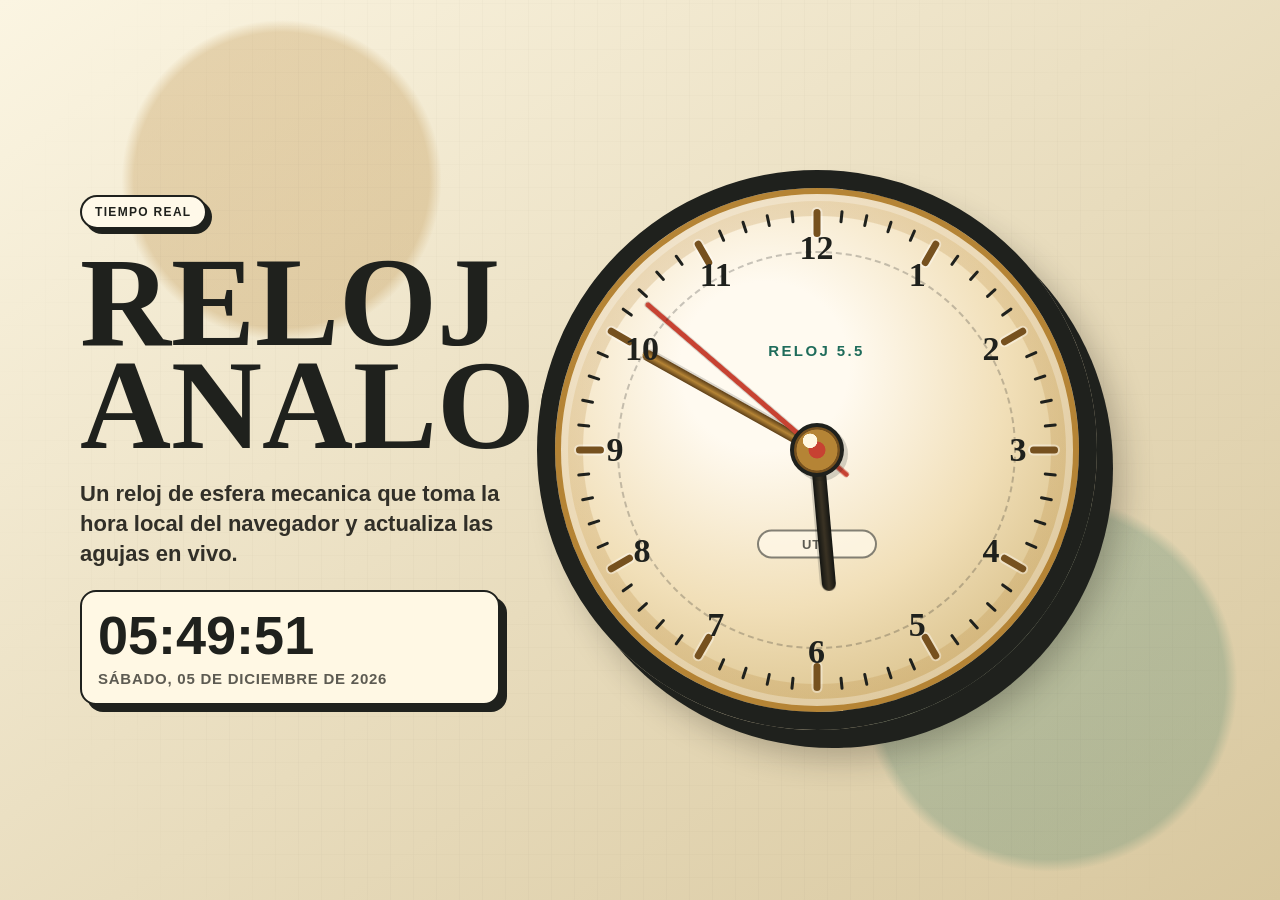
<file: experimentos/aprog/ejemplos/reloj-codex-5.5.html>
<!doctype html>
<html lang="es">
<head>
  <meta charset="utf-8">
  <meta name="viewport" content="width=device-width, initial-scale=1">
  <title>Reloj analogico</title>
  <style>
    :root {
      color-scheme: light;
      --ink: #1f211d;
      --muted: #5d5b52;
      --paper: #f7f0dc;
      --paper-deep: #d9c89f;
      --brass: #b58435;
      --brass-dark: #76511f;
      --red: #c74232;
      --green: #1f6c5b;
      --shadow: rgba(33, 29, 20, .28);
      --clock-size: min(78vw, 560px);
    }

    * {
      box-sizing: border-box;
    }

    body {
      min-height: 100vh;
      margin: 0;
      display: grid;
      place-items: center;
      color: var(--ink);
      font-family: "Palatino Linotype", Palatino, Georgia, serif;
      background:
        radial-gradient(circle at 22% 20%, rgba(181, 132, 53, .28) 0 12%, transparent 13%),
        radial-gradient(circle at 82% 76%, rgba(31, 108, 91, .22) 0 14%, transparent 15%),
        linear-gradient(145deg, #fbf5e2, #d8c79e);
      overflow-x: hidden;
    }

    body::before {
      content: "";
      position: fixed;
      inset: 0;
      pointer-events: none;
      opacity: .2;
      background:
        repeating-linear-gradient(90deg, transparent 0 22px, rgba(31, 33, 29, .08) 22px 23px),
        repeating-linear-gradient(0deg, transparent 0 22px, rgba(31, 33, 29, .07) 22px 23px);
      mask-image: radial-gradient(circle at center, #000 0 66%, transparent 92%);
    }

    main {
      width: min(1120px, calc(100% - 28px));
      min-height: 100vh;
      display: grid;
      grid-template-columns: minmax(260px, .78fr) minmax(320px, var(--clock-size));
      gap: clamp(28px, 7vw, 96px);
      align-items: center;
      padding: clamp(24px, 6vw, 64px) 0;
      position: relative;
    }

    .copy {
      display: grid;
      align-content: center;
      gap: 22px;
    }

    .kicker {
      width: fit-content;
      padding: 8px 13px;
      border: 2px solid var(--ink);
      border-radius: 999px;
      background: #fff9e9;
      box-shadow: 5px 5px 0 var(--ink);
      font-family: "Trebuchet MS", "Segoe UI", sans-serif;
      font-size: 12px;
      font-weight: 900;
      letter-spacing: .11em;
      text-transform: uppercase;
    }

    h1 {
      margin: 0;
      max-width: 7ch;
      font-size: clamp(58px, 10vw, 126px);
      line-height: .82;
      letter-spacing: 0;
      text-transform: uppercase;
    }

    .lead {
      max-width: 38ch;
      margin: 0;
      color: #312f28;
      font-family: "Trebuchet MS", "Segoe UI", sans-serif;
      font-size: clamp(17px, 2vw, 22px);
      line-height: 1.35;
      font-weight: 800;
    }

    .readout {
      width: min(100%, 420px);
      border: 2px solid var(--ink);
      background: #fff8e4;
      box-shadow: 7px 7px 0 var(--ink);
      border-radius: 16px;
      padding: 16px;
      display: grid;
      gap: 8px;
      font-family: "Trebuchet MS", "Segoe UI", sans-serif;
    }

    .digital {
      font-size: clamp(34px, 5vw, 54px);
      line-height: 1;
      font-weight: 900;
      font-variant-numeric: tabular-nums;
    }

    .date {
      color: var(--muted);
      font-size: 15px;
      font-weight: 900;
      text-transform: uppercase;
      letter-spacing: .05em;
    }

    .clock-stage {
      width: var(--clock-size);
      height: var(--clock-size);
      display: grid;
      place-items: center;
      justify-self: center;
      position: relative;
    }

    .clock-stage::before {
      content: "";
      position: absolute;
      width: 86%;
      height: 86%;
      border-radius: 50%;
      background: rgba(31, 33, 29, .13);
      transform: translate(24px, 28px);
      filter: blur(2px);
    }

    .clock {
      width: 100%;
      height: 100%;
      position: relative;
      border-radius: 50%;
      border: clamp(10px, 2vw, 18px) solid var(--ink);
      background:
        radial-gradient(circle at center, #fffdf2 0 5%, transparent 5.2%),
        radial-gradient(circle at 50% 50%, transparent 0 63%, rgba(181, 132, 53, .22) 63.3% 69%, transparent 69.4%),
        radial-gradient(circle at 40% 34%, #fffaf0 0 18%, #f1dfb8 52%, #c7aa68 100%);
      box-shadow:
        inset 0 0 0 6px var(--brass),
        inset 0 0 0 13px rgba(255,255,255,.28),
        16px 18px 0 var(--ink),
        24px 28px 32px var(--shadow);
      overflow: hidden;
    }

    .clock::after {
      content: "";
      position: absolute;
      inset: 12%;
      border-radius: 50%;
      border: 2px dashed rgba(31, 33, 29, .24);
      pointer-events: none;
    }

    .tick {
      position: absolute;
      left: 50%;
      top: 50%;
      width: 2px;
      height: 46%;
      transform: translate(-50%, -100%) rotate(var(--angle));
      transform-origin: 50% 100%;
    }

    .tick::before {
      content: "";
      position: absolute;
      left: 50%;
      top: 0;
      width: 3px;
      height: 13px;
      border-radius: 999px;
      background: var(--ink);
      transform: translateX(-50%);
    }

    .tick.hour::before {
      width: 7px;
      height: 28px;
      background: var(--brass-dark);
      box-shadow: 0 0 0 2px rgba(255,255,255,.4);
    }

    .number {
      position: absolute;
      left: 50%;
      top: 50%;
      width: 44px;
      height: 44px;
      display: grid;
      place-items: center;
      color: var(--ink);
      font-size: clamp(20px, 4vw, 34px);
      font-weight: 900;
      transform:
        translate(-50%, -50%)
        rotate(var(--angle))
        translateY(calc(var(--clock-size) * -.36))
        rotate(calc(var(--angle) * -1));
      font-variant-numeric: tabular-nums;
    }

    .hand {
      position: absolute;
      left: 50%;
      top: 50%;
      border-radius: 999px;
      transform: translate(-50%, -100%) rotate(var(--angle, 0deg));
      transform-origin: 50% 100%;
      will-change: transform;
    }

    .hand.hour {
      width: clamp(9px, 1.6vw, 14px);
      height: 27%;
      background: linear-gradient(to right, #141512, #3b3324 50%, #141512);
      box-shadow: 2px 2px 0 rgba(31,33,29,.18);
    }

    .hand.minute {
      width: clamp(7px, 1.3vw, 11px);
      height: 38%;
      background: linear-gradient(to right, #5c3f19, var(--brass) 50%, #5c3f19);
      box-shadow: 2px 2px 0 rgba(31,33,29,.16);
    }

    .hand.second {
      width: clamp(3px, .7vw, 5px);
      height: 43%;
      background: var(--red);
      box-shadow: 0 0 0 1px rgba(31,33,29,.16);
    }

    .hand.second::after {
      content: "";
      position: absolute;
      left: 50%;
      bottom: -18%;
      width: 100%;
      height: 20%;
      border-radius: 999px;
      background: var(--red);
      transform: translateX(-50%);
    }

    .pin {
      position: absolute;
      left: 50%;
      top: 50%;
      width: clamp(34px, 6vw, 54px);
      height: clamp(34px, 6vw, 54px);
      border: 4px solid var(--ink);
      border-radius: 50%;
      background:
        radial-gradient(circle at 35% 30%, #fff7df 0 16%, transparent 17%),
        radial-gradient(circle at center, var(--red) 0 25%, var(--brass) 27% 62%, var(--brass-dark) 64%);
      transform: translate(-50%, -50%);
      z-index: 10;
      box-shadow: 4px 4px 0 rgba(31,33,29,.18);
    }

    .brand {
      position: absolute;
      left: 50%;
      top: 31%;
      transform: translate(-50%, -50%);
      font-family: "Trebuchet MS", "Segoe UI", sans-serif;
      font-size: clamp(11px, 2vw, 15px);
      font-weight: 900;
      letter-spacing: .16em;
      text-transform: uppercase;
      color: var(--green);
    }

    .timezone {
      position: absolute;
      left: 50%;
      top: 68%;
      min-width: 120px;
      transform: translate(-50%, -50%);
      border: 2px solid rgba(31,33,29,.55);
      border-radius: 999px;
      padding: 5px 10px;
      background: rgba(255, 249, 233, .72);
      color: var(--muted);
      text-align: center;
      font-family: "Trebuchet MS", "Segoe UI", sans-serif;
      font-size: clamp(10px, 1.8vw, 13px);
      font-weight: 900;
      text-transform: uppercase;
      letter-spacing: .06em;
    }

    @media (max-width: 860px) {
      main {
        grid-template-columns: 1fr;
        justify-items: center;
        align-content: center;
      }

      .copy {
        width: min(100%, 560px);
      }

      h1 {
        max-width: none;
        font-size: clamp(54px, 17vw, 96px);
      }
    }

    @media (max-width: 440px) {
      :root {
        --clock-size: min(91vw, 390px);
      }

      .clock {
        box-shadow:
          inset 0 0 0 5px var(--brass),
          inset 0 0 0 10px rgba(255,255,255,.28),
          9px 11px 0 var(--ink),
          16px 18px 24px var(--shadow);
      }

      .number {
        width: 32px;
        height: 32px;
      }
    }

    @media (prefers-reduced-motion: reduce) {
      .hand {
        transition: none;
      }
    }
  </style>
</head>
<body>
  <main>
    <section class="copy" aria-labelledby="title">
      <div class="kicker">Tiempo real</div>
      <h1 id="title">Reloj analogico</h1>
      <p class="lead">Un reloj de esfera mecanica que toma la hora local del navegador y actualiza las agujas en vivo.</p>
      <div class="readout" aria-live="polite">
        <div class="digital" id="digital">--:--:--</div>
        <div class="date" id="date">Cargando fecha</div>
      </div>
    </section>

    <section class="clock-stage" aria-label="Reloj analogico en tiempo real">
      <div class="clock" id="clock">
        <div class="brand">Reloj 5.5</div>
        <div class="timezone" id="timezone">Hora local</div>
        <div class="hand hour" id="hourHand"></div>
        <div class="hand minute" id="minuteHand"></div>
        <div class="hand second" id="secondHand"></div>
        <div class="pin" aria-hidden="true"></div>
      </div>
    </section>
  </main>

  <script>
    const clock = document.getElementById("clock");
    const hourHand = document.getElementById("hourHand");
    const minuteHand = document.getElementById("minuteHand");
    const secondHand = document.getElementById("secondHand");
    const digital = document.getElementById("digital");
    const dateEl = document.getElementById("date");
    const timezoneEl = document.getElementById("timezone");

    const dateFormatter = new Intl.DateTimeFormat("es-AR", {
      weekday: "long",
      day: "2-digit",
      month: "long",
      year: "numeric"
    });

    const timeFormatter = new Intl.DateTimeFormat("es-AR", {
      hour: "2-digit",
      minute: "2-digit",
      second: "2-digit",
      hour12: false
    });

    const timeZone = Intl.DateTimeFormat().resolvedOptions().timeZone || "Hora local";
    timezoneEl.textContent = timeZone.replaceAll("_", " ");

    for (let i = 0; i < 60; i++) {
      const tick = document.createElement("span");
      tick.className = i % 5 === 0 ? "tick hour" : "tick";
      tick.style.setProperty("--angle", `${i * 6}deg`);
      clock.appendChild(tick);
    }

    for (let n = 1; n <= 12; n++) {
      const number = document.createElement("span");
      number.className = "number";
      number.textContent = n;
      number.style.setProperty("--angle", `${n * 30}deg`);
      clock.appendChild(number);
    }

    function updateClock() {
      const now = new Date();
      const milliseconds = now.getMilliseconds();
      const seconds = now.getSeconds() + milliseconds / 1000;
      const minutes = now.getMinutes() + seconds / 60;
      const hours = (now.getHours() % 12) + minutes / 60;

      hourHand.style.setProperty("--angle", `${hours * 30}deg`);
      minuteHand.style.setProperty("--angle", `${minutes * 6}deg`);
      secondHand.style.setProperty("--angle", `${seconds * 6}deg`);

      digital.textContent = timeFormatter.format(now);
      dateEl.textContent = sentenceCase(dateFormatter.format(now));

      requestAnimationFrame(updateClock);
    }

    function sentenceCase(text) {
      return text.charAt(0).toUpperCase() + text.slice(1);
    }

    updateClock();
  </script>
</body>
</html>
</file>
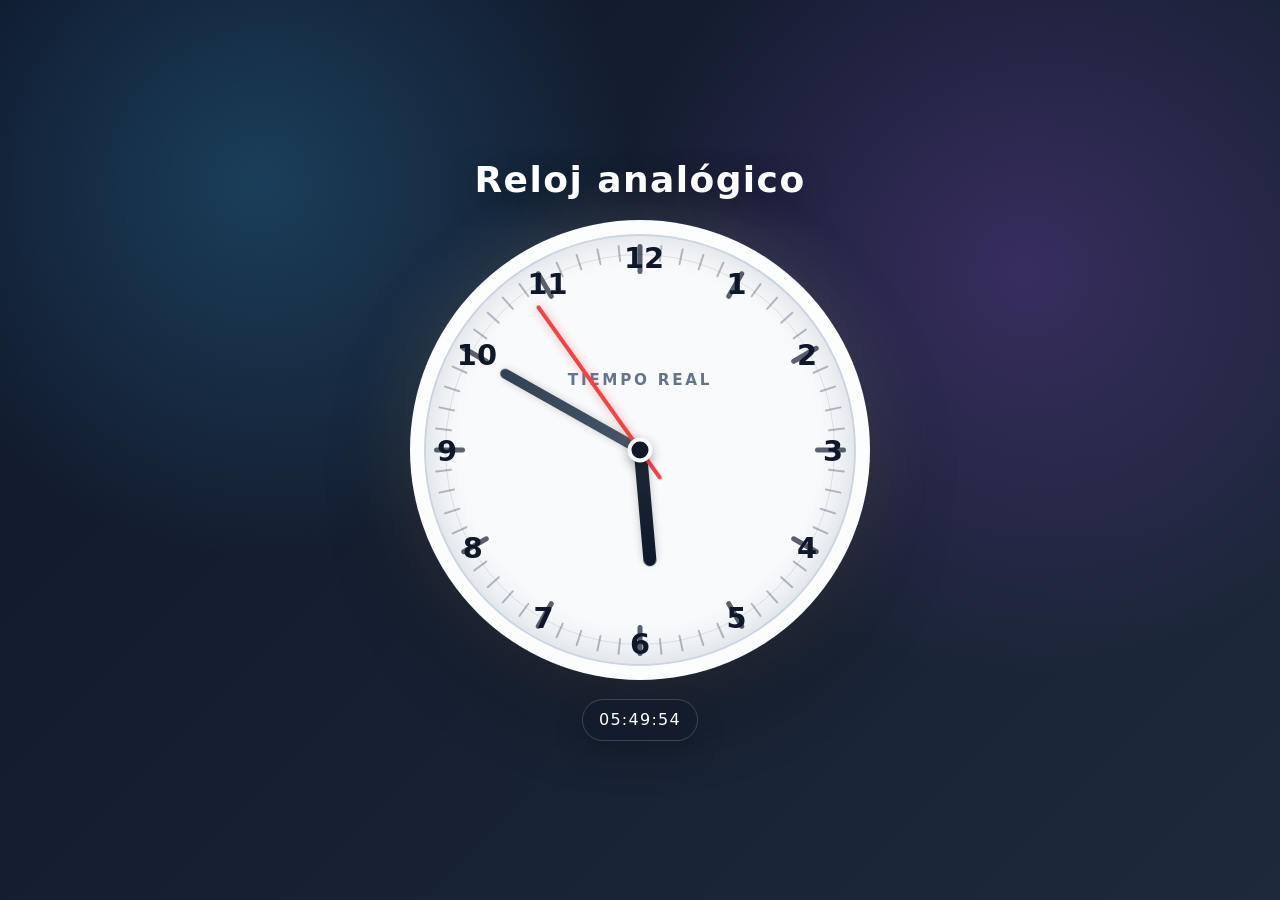
<file: experimentos/aprog/ejemplos/reloj-nano-5.5.html>
﻿<!doctype html>
<html lang="es">
<head>
  <meta charset="utf-8">
  <meta name="viewport" content="width=device-width, initial-scale=1">
  <title>Reloj analógico en tiempo real</title>
  <style>
    :root {
      --bg-1: #0f172a;
      --bg-2: #1e293b;
      --dial: #f8fafc;
      --dial-edge: #cbd5e1;
      --text: #0f172a;
      --muted: #64748b;
      --hour: #0f172a;
      --minute: #334155;
      --second: #ef4444;
      --pin: #111827;
      --glow: rgba(255, 255, 255, .18);
    }

    * { box-sizing: border-box; }

    body {
      margin: 0;
      min-height: 100vh;
      display: grid;
      place-items: center;
      font-family: system-ui, -apple-system, BlinkMacSystemFont, "Segoe UI", sans-serif;
      background:
        radial-gradient(circle at 20% 20%, rgba(56, 189, 248, .22), transparent 30%),
        radial-gradient(circle at 80% 30%, rgba(168, 85, 247, .22), transparent 34%),
        linear-gradient(135deg, var(--bg-1), var(--bg-2));
      color: white;
      overflow: hidden;
    }

    main {
      width: min(92vmin, 560px);
      display: grid;
      gap: 1.2rem;
      place-items: center;
    }

    h1 {
      margin: 0;
      font-size: clamp(1.4rem, 4vmin, 2.4rem);
      letter-spacing: .04em;
      font-weight: 800;
      text-shadow: 0 8px 30px rgba(0,0,0,.35);
    }

    .clock {
      position: relative;
      width: min(82vmin, 460px);
      aspect-ratio: 1;
      border-radius: 50%;
      background:
        radial-gradient(circle at 50% 48%, var(--dial) 0 58%, #e2e8f0 100%);
      border: clamp(8px, 2vmin, 14px) solid rgba(255,255,255,.78);
      box-shadow:
        0 30px 80px rgba(0,0,0,.42),
        inset 0 0 0 2px var(--dial-edge),
        inset 0 0 38px rgba(15, 23, 42, .12),
        0 0 70px var(--glow);
    }

    .clock::before {
      content: "";
      position: absolute;
      inset: 4.8%;
      border-radius: 50%;
      border: 1px solid rgba(15, 23, 42, .1);
      pointer-events: none;
    }

    .mark {
      position: absolute;
      inset: 0;
      transform: rotate(calc(var(--i) * 6deg));
    }

    .mark::before {
      content: "";
      position: absolute;
      left: 50%;
      top: 2.4%;
      width: 2px;
      height: 3.8%;
      border-radius: 999px;
      background: rgba(15, 23, 42, .28);
      transform: translateX(-50%);
    }

    .mark.hour::before {
      width: 5px;
      height: 7%;
      background: rgba(15, 23, 42, .68);
    }

    .number {
      position: absolute;
      left: 50%;
      top: 50%;
      width: 2rem;
      height: 2rem;
      margin: -1rem;
      display: grid;
      place-items: center;
      color: var(--text);
      font-size: clamp(1.05rem, 4.3vmin, 1.8rem);
      font-weight: 800;
      transform:
        rotate(calc(var(--n) * 30deg))
        translateY(-38.5vmin)
        rotate(calc(var(--n) * -30deg));
    }

    @media (min-width: 562px) {
      .number {
        transform:
          rotate(calc(var(--n) * 30deg))
          translateY(-193px)
          rotate(calc(var(--n) * -30deg));
      }
    }

    .brand {
      position: absolute;
      left: 50%;
      top: 34%;
      transform: translate(-50%, -50%);
      color: var(--muted);
      font-size: clamp(.72rem, 2vmin, .95rem);
      font-weight: 700;
      letter-spacing: .18em;
      text-transform: uppercase;
    }

    .hand {
      position: absolute;
      left: 50%;
      top: 50%;
      transform-origin: 50% 100%;
      transform: translate(-50%, -100%) rotate(0deg);
      border-radius: 999px;
      will-change: transform;
    }

    .hour-hand {
      width: 3.1%;
      height: 27%;
      background: linear-gradient(var(--hour), #1f2937);
      box-shadow: 0 3px 8px rgba(0,0,0,.22);
    }

    .minute-hand {
      width: 2.2%;
      height: 37%;
      background: linear-gradient(var(--minute), #475569);
      box-shadow: 0 3px 8px rgba(0,0,0,.18);
    }

    .second-hand {
      width: .9%;
      height: 41%;
      background: var(--second);
      box-shadow: 0 0 10px rgba(239, 68, 68, .45);
    }

    .second-hand::after {
      content: "";
      position: absolute;
      left: 50%;
      bottom: -20%;
      width: 100%;
      height: 24%;
      border-radius: 999px;
      background: var(--second);
      transform: translateX(-50%);
    }

    .center-pin {
      position: absolute;
      left: 50%;
      top: 50%;
      width: 5.8%;
      aspect-ratio: 1;
      border-radius: 50%;
      background: var(--pin);
      border: 4px solid #f8fafc;
      transform: translate(-50%, -50%);
      box-shadow: 0 4px 12px rgba(0,0,0,.3);
      z-index: 10;
    }

    .digital {
      padding: .65rem 1rem;
      border: 1px solid rgba(255,255,255,.18);
      border-radius: 999px;
      background: rgba(15, 23, 42, .36);
      backdrop-filter: blur(8px);
      font-variant-numeric: tabular-nums;
      letter-spacing: .08em;
      box-shadow: 0 10px 30px rgba(0,0,0,.18);
    }
  </style>
</head>
<body>
  <main>
    <h1>Reloj analógico</h1>

    <section class="clock" aria-label="Reloj analógico en tiempo real">
      <div class="brand">Tiempo real</div>

      <div class="number" style="--n:1">1</div>
      <div class="number" style="--n:2">2</div>
      <div class="number" style="--n:3">3</div>
      <div class="number" style="--n:4">4</div>
      <div class="number" style="--n:5">5</div>
      <div class="number" style="--n:6">6</div>
      <div class="number" style="--n:7">7</div>
      <div class="number" style="--n:8">8</div>
      <div class="number" style="--n:9">9</div>
      <div class="number" style="--n:10">10</div>
      <div class="number" style="--n:11">11</div>
      <div class="number" style="--n:12">12</div>

      <div id="marks" aria-hidden="true"></div>

      <div class="hand hour-hand" id="hourHand"></div>
      <div class="hand minute-hand" id="minuteHand"></div>
      <div class="hand second-hand" id="secondHand"></div>
      <div class="center-pin"></div>
    </section>

    <div class="digital" id="digital" aria-live="polite">--:--:--</div>
  </main>

  <script>
    const marks = document.getElementById('marks');
    const hourHand = document.getElementById('hourHand');
    const minuteHand = document.getElementById('minuteHand');
    const secondHand = document.getElementById('secondHand');
    const digital = document.getElementById('digital');

    for (let i = 0; i < 60; i++) {
      const mark = document.createElement('div');
      mark.className = 'mark' + (i % 5 === 0 ? ' hour' : '');
      mark.style.setProperty('--i', i);
      marks.appendChild(mark);
    }

    const pad = n => String(n).padStart(2, '0');

    function updateClock() {
      const now = new Date();
      const ms = now.getMilliseconds();
      const seconds = now.getSeconds() + ms / 1000;
      const minutes = now.getMinutes() + seconds / 60;
      const hours = (now.getHours() % 12) + minutes / 60;

      const secondDeg = seconds * 6;
      const minuteDeg = minutes * 6;
      const hourDeg = hours * 30;

      secondHand.style.transform = `translate(-50%, -100%) rotate(${secondDeg}deg)`;
      minuteHand.style.transform = `translate(-50%, -100%) rotate(${minuteDeg}deg)`;
      hourHand.style.transform = `translate(-50%, -100%) rotate(${hourDeg}deg)`;

      digital.textContent = `${pad(now.getHours())}:${pad(now.getMinutes())}:${pad(now.getSeconds())}`;

      requestAnimationFrame(updateClock);
    }

    updateClock();
  </script>
</body>
</html>
</file>
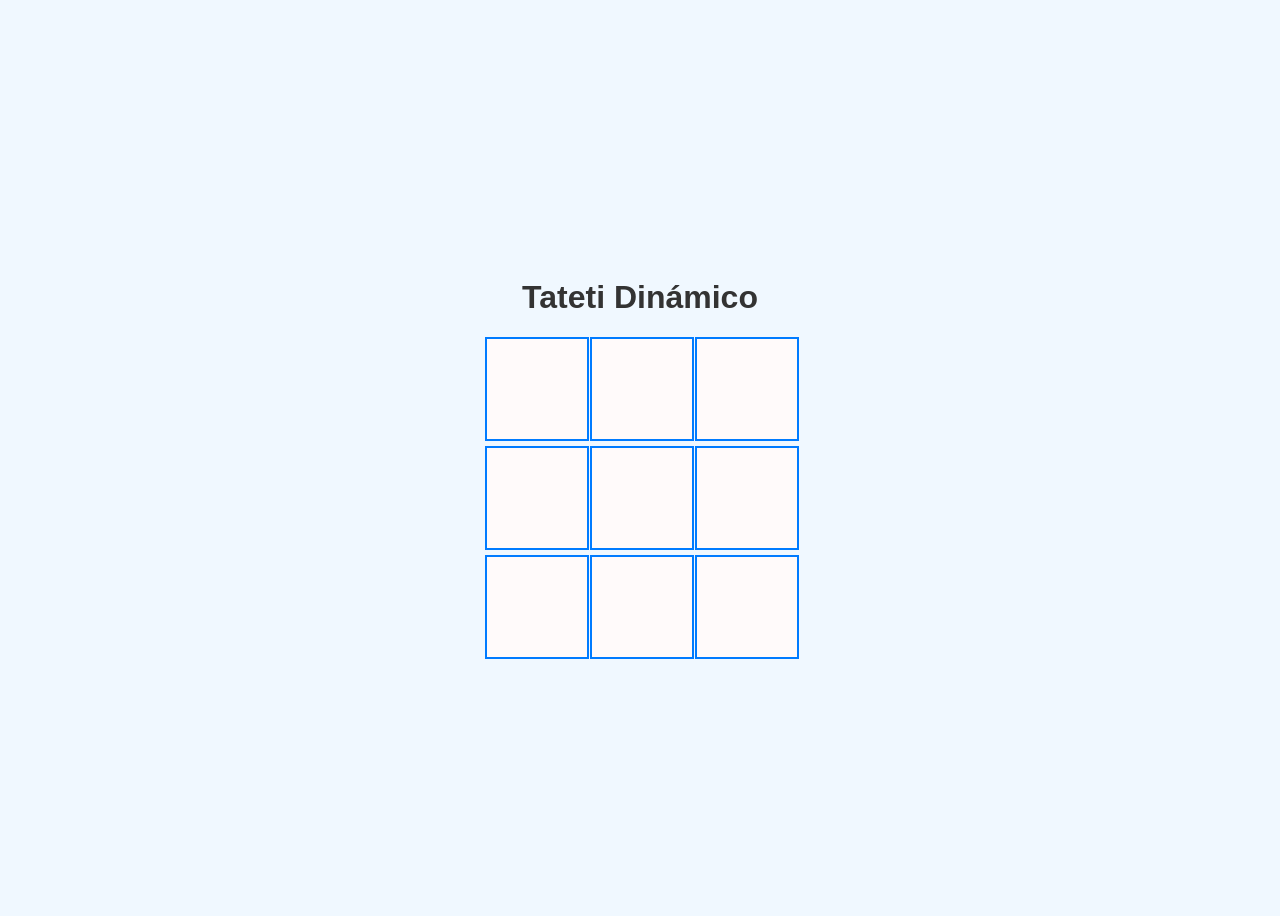
<file: experimentos/aprog/ejemplos/tateti-4.1.html>
﻿<!DOCTYPE html>
<html lang="es">
<head>
    <meta charset="UTF-8">
    <meta name="viewport" content="width=device-width, initial-scale=1.0">
    <title>Tateti Dinámico</title>
    <style>
        body {
            display: flex;
            flex-direction: column;
            align-items: center;
            justify-content: center;
            font-family: Arial, sans-serif;
            background-color: #f0f8ff;
            height: 100vh;
        }
        h1 {
            color: #333;
        }
        .board {
            display: grid;
            grid-template-columns: repeat(3, 100px);
            gap: 5px;
        }
        .cell {
            width: 100px;
            height: 100px;
            display: flex;
            align-items: center;
            justify-content: center;
            font-size: 3em;
            border: 2px solid #007BFF;
            cursor: pointer;
            background-color: #fffafa;
            transition: background-color 0.3s;
        }
        .cell:hover {
            background-color: #e0f7fa;
        }
    </style>
</head>
<body>
    <h1>Tateti Dinámico</h1>
    <div class="board" id="board">
        <div class="cell" onclick="play(this)"></div>
        <div class="cell" onclick="play(this)"></div>
        <div class="cell" onclick="play(this)"></div>
        <div class="cell" onclick="play(this)"></div>
        <div class="cell" onclick="play(this)"></div>
        <div class="cell" onclick="play(this)"></div>
        <div class="cell" onclick="play(this)"></div>
        <div class="cell" onclick="play(this)"></div>
        <div class="cell" onclick="play(this)"></div>
    </div>
    <script>
        let currentPlayer = 'X';
        let playerMoves = { 'X': [], 'O': [] };

        function play(cell) {
            if (cell.innerHTML === "") {
                cell.innerHTML = currentPlayer;
                playerMoves[currentPlayer].push(cell);

                if (playerMoves[currentPlayer].length > 3) {
                    playerMoves[currentPlayer][0].innerHTML = "";
                    playerMoves[currentPlayer].shift(); 
                }

                currentPlayer = currentPlayer === 'X' ? 'O' : 'X';
            }
        }
    </script>
</body>
</html>
</file>
